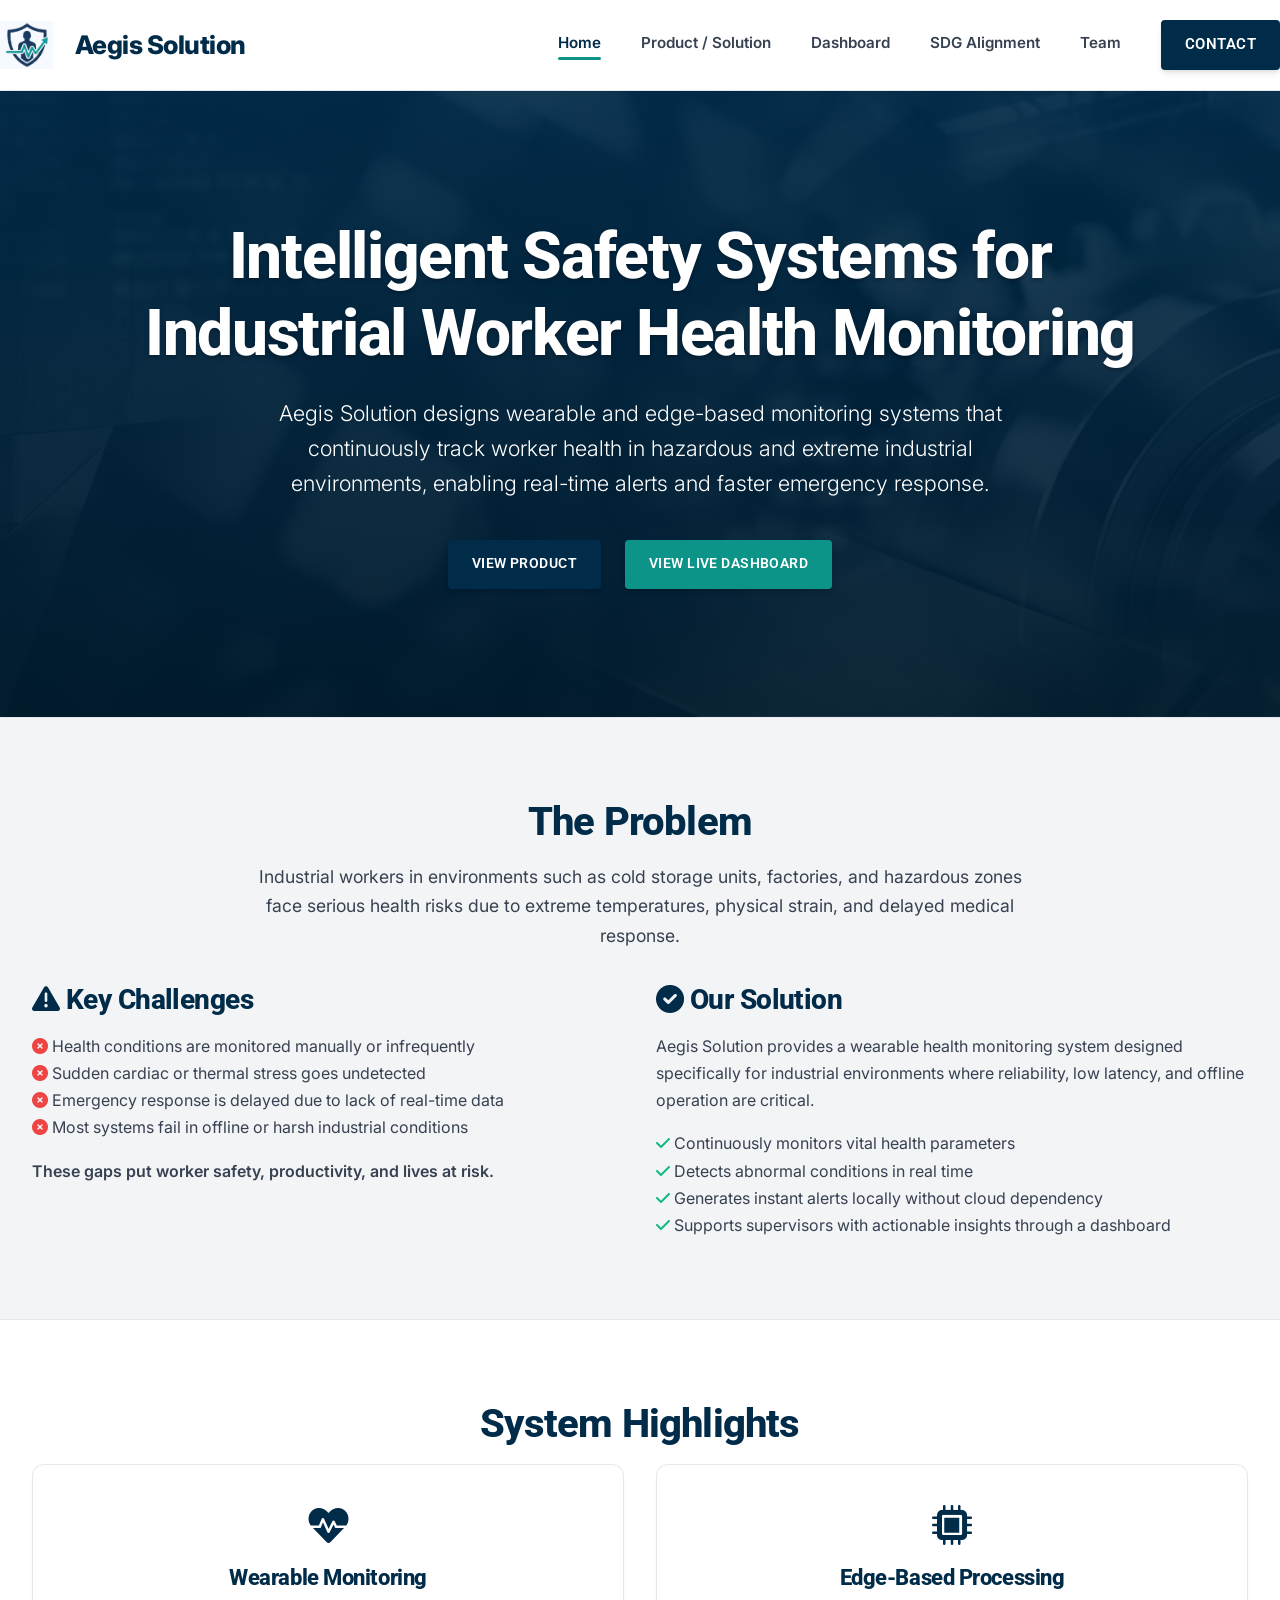
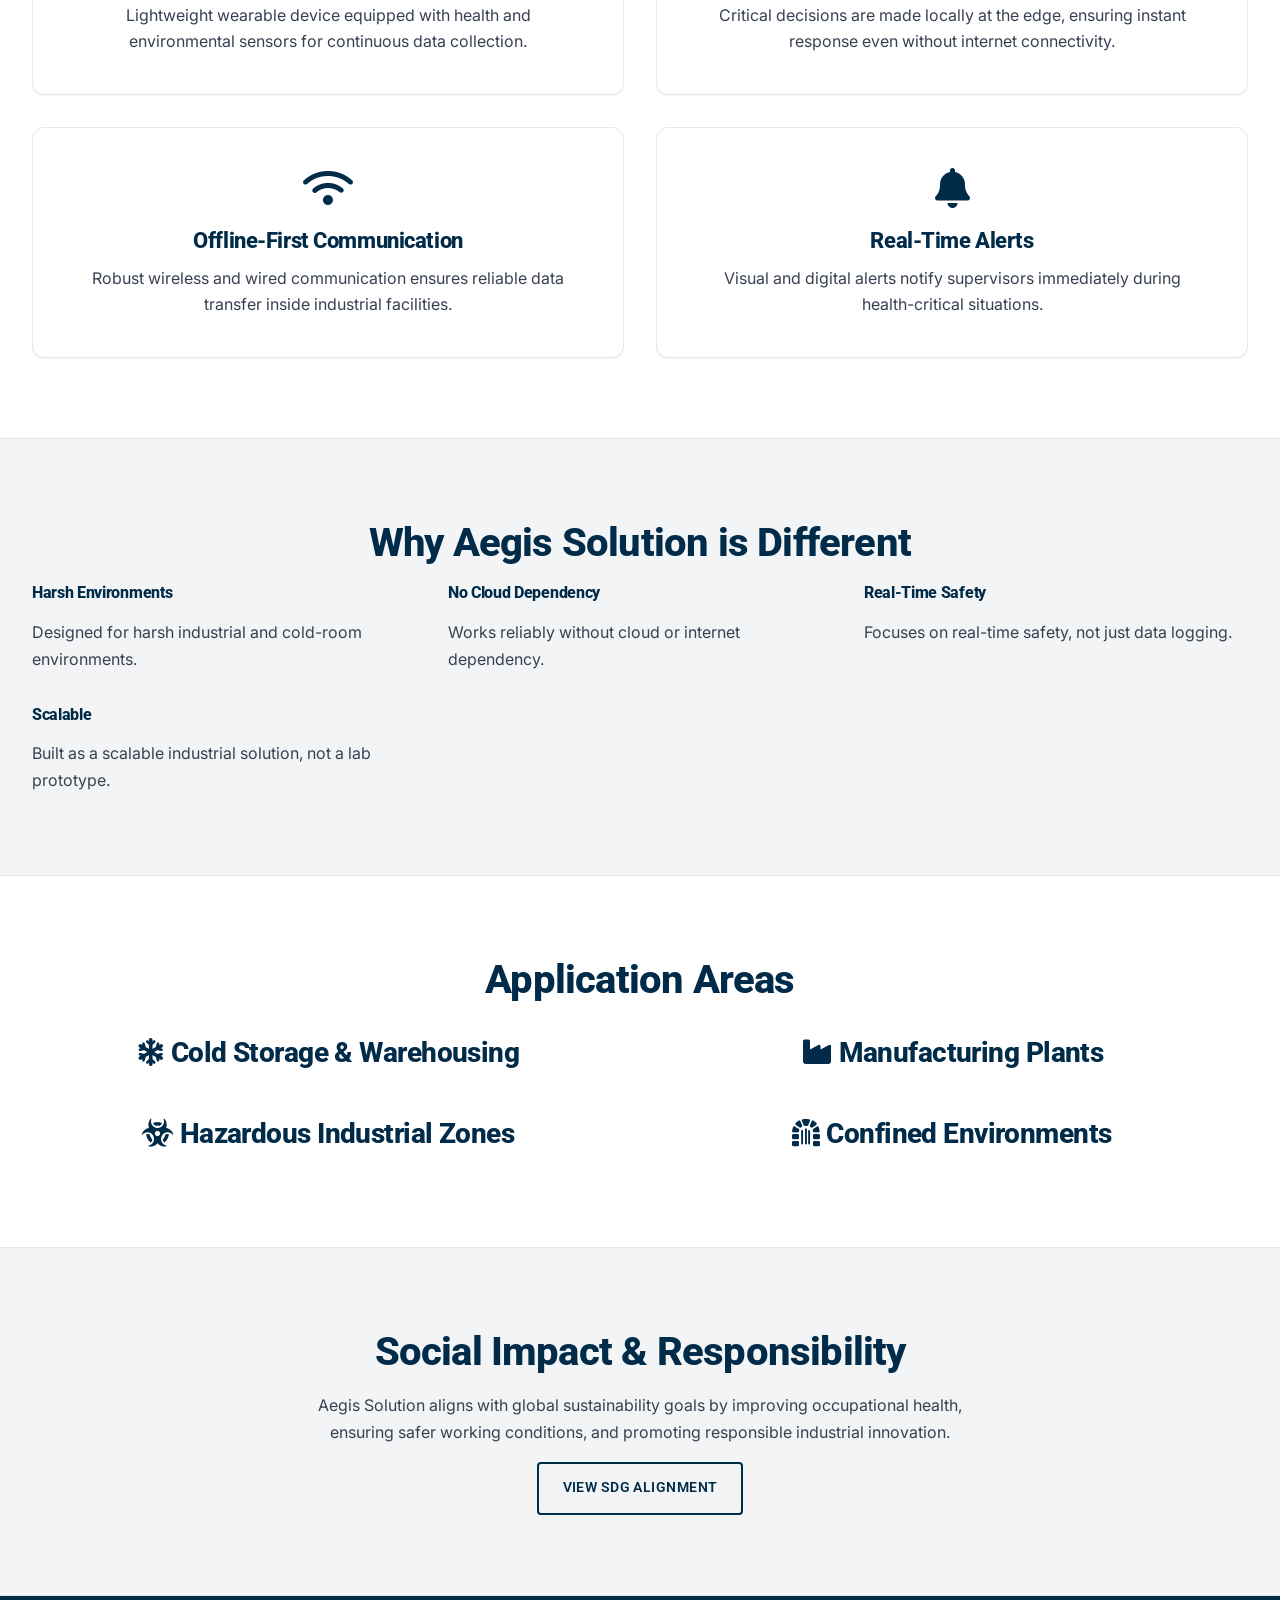
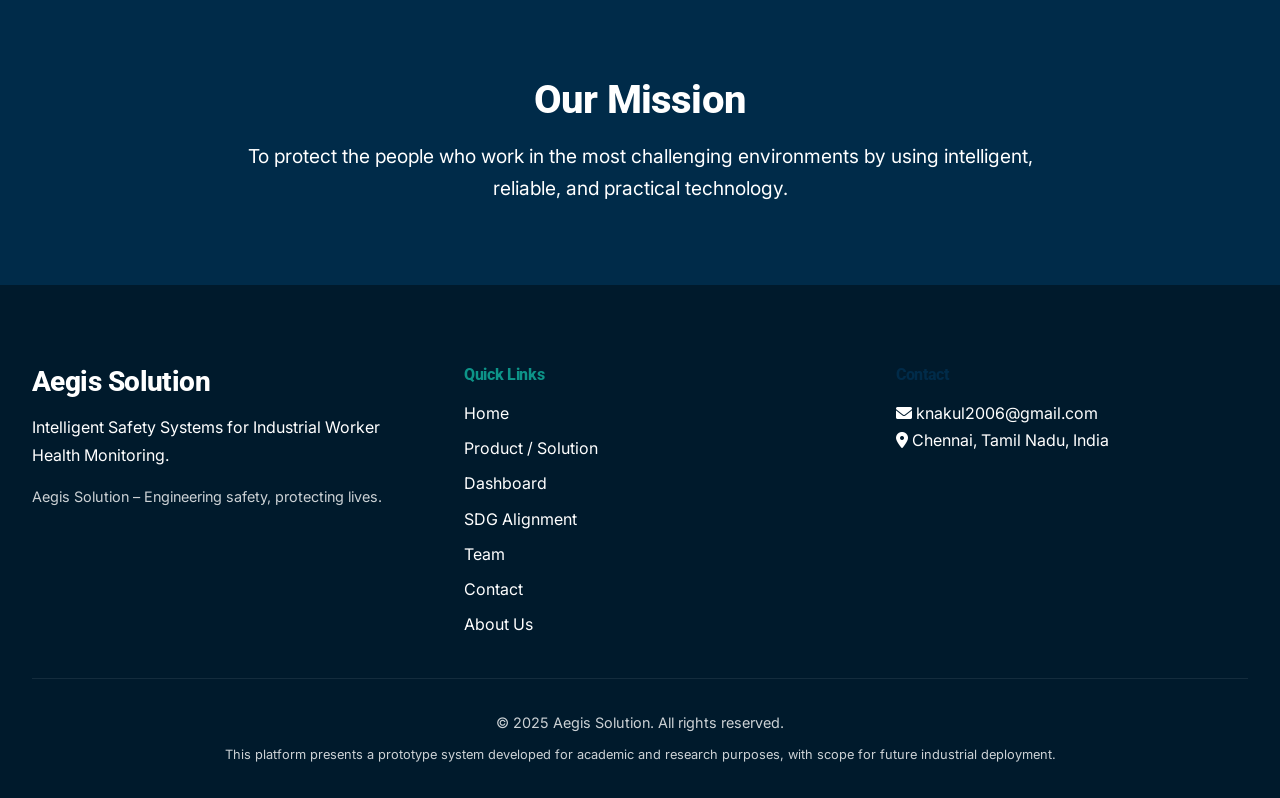
<file: index.html>
<!DOCTYPE html>
<html lang="en">

<head>
    <meta charset="UTF-8">
    <meta name="viewport" content="width=device-width, initial-scale=1.0">
    <title>Aegis Solution | Intelligent Safety Systems</title>
    <link rel="stylesheet" href="css/variables.css">
    <link rel="stylesheet" href="css/style.css">
    <link rel="preconnect" href="https://fonts.googleapis.com">
    <link rel="preconnect" href="https://fonts.gstatic.com" crossorigin>
    <link
        href="https://fonts.googleapis.com/css2?family=Inter:wght@400;500;600&family=Roboto:wght@500;700;900&display=swap"
        rel="stylesheet">
    <!-- Font Awesome for Icons -->
    <link rel="stylesheet" href="https://cdnjs.cloudflare.com/ajax/libs/font-awesome/6.0.0/css/all.min.css">
</head>

<body>

    <!-- Header -->
    <header>
        <div class="container navbar">
            <a href="index.html" class="logo">
                <img src="assets/images/aegis-logo-new.png" alt="Aegis Solution" style="height: 48px; width: auto;">
                <span style="margin-left: 0.75rem; color: var(--primary-color);">Aegis Solution</span>
            </a>
            <button class="mobile-menu-btn"><i class="fas fa-bars"></i></button>
            <nav class="nav-links">
                <a href="index.html" class="active">Home</a>
                <a href="product.html">Product / Solution</a>
                <a href="dashboard.html">Dashboard</a>
                <a href="sdg.html">SDG Alignment</a>
                <a href="team.html">Team</a>
                <a href="contact.html" class="btn btn-primary">Contact</a>
            </nav>
        </div>
    </header>

    <!-- Hero Section -->
    <section class="hero">
        <div class="container">
            <h1>Intelligent Safety Systems for Industrial Worker Health Monitoring</h1>
            <p>Aegis Solution designs wearable and edge-based monitoring systems that continuously track worker health
                in hazardous and extreme industrial environments, enabling real-time alerts and faster emergency
                response.</p>
            <div class="hero-buttons">
                <a href="product.html" class="btn btn-primary">View Product</a>
                <a href="dashboard.html" class="btn btn-accent">View Live Dashboard</a>
            </div>
        </div>
    </section>

    <!-- Problem Statement -->
    <section class="section bg-light">
        <div class="container">
            <div class="text-center" style="max-width: 800px; margin: 0 auto;">
                <h2>The Problem</h2>
                <p class="lead" style="font-size: 1.1rem; margin-bottom: var(--spacing-lg);">Industrial workers in
                    environments such as cold storage units, factories, and hazardous zones face serious health risks
                    due to extreme temperatures, physical strain, and delayed medical response.</p>
            </div>
            <div class="grid grid-2">
                <div class="card">
                    <h3><i class="fas fa-exclamation-triangle feature-icon"></i> Key Challenges</h3>
                    <ul>
                        <li><i class="fas fa-times-circle" style="color: var(--danger-color);"></i> Health conditions
                            are monitored manually or infrequently</li>
                        <li><i class="fas fa-times-circle" style="color: var(--danger-color);"></i> Sudden cardiac or
                            thermal stress goes undetected</li>
                        <li><i class="fas fa-times-circle" style="color: var(--danger-color);"></i> Emergency response
                            is delayed due to lack of real-time data</li>
                        <li><i class="fas fa-times-circle" style="color: var(--danger-color);"></i> Most systems fail in
                            offline or harsh industrial conditions</li>
                    </ul>
                    <p style="margin-top: var(--spacing-md); font-weight: 600;">These gaps put worker safety,
                        productivity, and lives at risk.</p>
                </div>
                <div class="card" style="border-top-color: var(--primary-color);">
                    <h3><i class="fas fa-check-circle feature-icon"></i> Our Solution</h3>
                    <p>Aegis Solution provides a wearable health monitoring system designed specifically for industrial
                        environments where reliability, low latency, and offline operation are critical.</p>
                    <ul style="margin-top: var(--spacing-md);">
                        <li><i class="fas fa-check" style="color: var(--success-color);"></i> Continuously monitors
                            vital health parameters</li>
                        <li><i class="fas fa-check" style="color: var(--success-color);"></i> Detects abnormal
                            conditions in real time</li>
                        <li><i class="fas fa-check" style="color: var(--success-color);"></i> Generates instant alerts
                            locally without cloud dependency</li>
                        <li><i class="fas fa-check" style="color: var(--success-color);"></i> Supports supervisors with
                            actionable insights through a dashboard</li>
                    </ul>
                </div>
            </div>
        </div>
    </section>

    <!-- System Highlights -->
    <section class="section">
        <div class="container">
            <h2 class="text-center">System Highlights</h2>
            <div class="grid grid-2">
                <div class="feature-card">
                    <i class="fas fa-heartbeat feature-icon"></i>
                    <h3>Wearable Monitoring</h3>
                    <p>Lightweight wearable device equipped with health and environmental sensors for continuous data
                        collection.</p>
                </div>
                <div class="feature-card">
                    <i class="fas fa-microchip feature-icon"></i>
                    <h3>Edge-Based Processing</h3>
                    <p>Critical decisions are made locally at the edge, ensuring instant response even without internet
                        connectivity.</p>
                </div>
                <div class="feature-card">
                    <i class="fas fa-wifi feature-icon"></i>
                    <h3>Offline-First Communication</h3>
                    <p>Robust wireless and wired communication ensures reliable data transfer inside industrial
                        facilities.</p>
                </div>
                <div class="feature-card">
                    <i class="fas fa-bell feature-icon"></i>
                    <h3>Real-Time Alerts</h3>
                    <p>Visual and digital alerts notify supervisors immediately during health-critical situations.</p>
                </div>
            </div>
        </div>
    </section>

    <!-- Why Aegis -->
    <section class="section bg-light">
        <div class="container">
            <h2 class="text-center">Why Aegis Solution is Different</h2>
            <div class="grid grid-3">
                <div class="card">
                    <h4>Harsh Environments</h4>
                    <p>Designed for harsh industrial and cold-room environments.</p>
                </div>
                <div class="card">
                    <h4>No Cloud Dependency</h4>
                    <p>Works reliably without cloud or internet dependency.</p>
                </div>
                <div class="card">
                    <h4>Real-Time Safety</h4>
                    <p>Focuses on real-time safety, not just data logging.</p>
                </div>
                <div class="card">
                    <h4>Scalable</h4>
                    <p>Built as a scalable industrial solution, not a lab prototype.</p>
                </div>
            </div>
        </div>
    </section>

    <!-- Application Areas -->
    <section class="section">
        <div class="container text-center">
            <h2>Application Areas</h2>
            <div class="grid grid-2" style="margin-top: var(--spacing-lg);">
                <div class="card">
                    <h3><i class="fas fa-snowflake"></i> Cold Storage & Warehousing</h3>
                </div>
                <div class="card">
                    <h3><i class="fas fa-industry"></i> Manufacturing Plants</h3>
                </div>
                <div class="card">
                    <h3><i class="fas fa-biohazard"></i> Hazardous Industrial Zones</h3>
                </div>
                <div class="card">
                    <h3><i class="fas fa-dungeon"></i> Confined Environments</h3>
                </div>
            </div>
        </div>
    </section>

    <!-- SDG Teaser -->
    <section class="section bg-light text-center">
        <div class="container">
            <h2>Social Impact & Responsibility</h2>
            <p style="max-width: 700px; margin: 0 auto var(--spacing-md);">Aegis Solution aligns with global
                sustainability goals by improving occupational health, ensuring safer working conditions, and promoting
                responsible industrial innovation.</p>
            <a href="sdg.html" class="btn btn-outline">View SDG Alignment</a>
        </div>
    </section>

    <!-- Closing -->
    <section class="section text-center" style="background-color: var(--primary-color); color: white;">
        <div class="container">
            <h2 style="color: white;">Our Mission</h2>
            <p style="font-size: 1.2rem; max-width: 800px; margin: 0 auto;">To protect the people who work in the most
                challenging environments by using intelligent, reliable, and practical technology.</p>
        </div>
    </section>

    <!-- Footer -->
    <footer>
        <div class="container">
            <div class="footer-content">
                <div class="footer-brand">
                    <h3 style="color: white;">Aegis Solution</h3>
                    <p>Intelligent Safety Systems for Industrial Worker Health Monitoring.</p>
                    <p style="font-size: 0.9rem; opacity: 0.8; margin-top: 1rem;">Aegis Solution – Engineering safety,
                        protecting lives.</p>
                </div>
                <div class="footer-links">
                    <h4>Quick Links</h4>
                    <ul>
                        <li><a href="index.html">Home</a></li>
                        <li><a href="product.html">Product / Solution</a></li>
                        <li><a href="dashboard.html">Dashboard</a></li>
                        <li><a href="sdg.html">SDG Alignment</a></li>
                        <li><a href="team.html">Team</a></li>
                        <li><a href="contact.html">Contact</a></li>
                        <li><a href="about.html">About Us</a></li>
                    </ul>
                </div>
                <div class="footer-contact">
                    <h4>Contact</h4>
                    <p><i class="fas fa-envelope"></i> knakul2006@gmail.com</p>
                    <p><i class="fas fa-map-marker-alt"></i> Chennai, Tamil Nadu, India</p>
                </div>
            </div>
            <div class="copyright">
                <p>&copy; 2025 Aegis Solution. All rights reserved.</p>
                <p style="font-size: 0.8rem; margin-top: 0.5rem;">This platform presents a prototype system developed
                    for academic and research purposes, with scope for future industrial deployment.</p>
            </div>
        </div>
    </footer>

    <script src="js/main.js"></script>
</body>

</html>
</file>
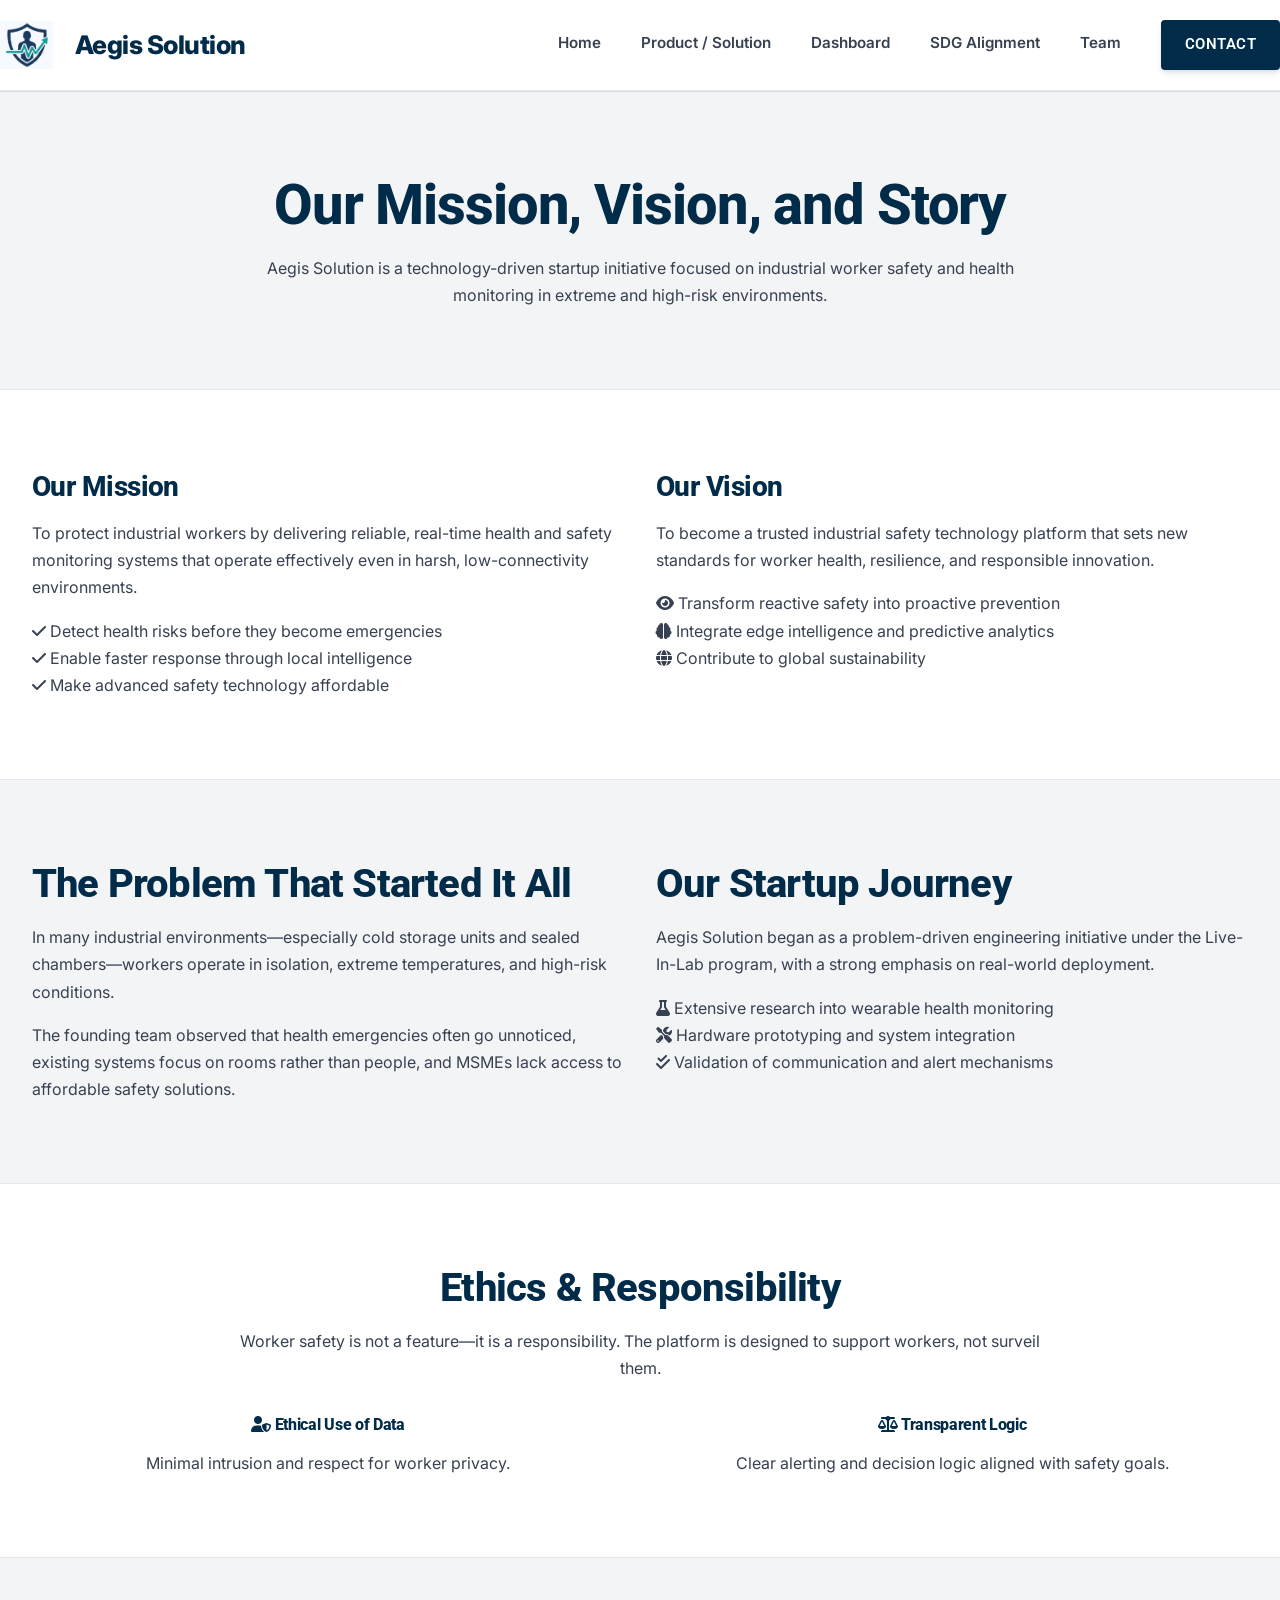
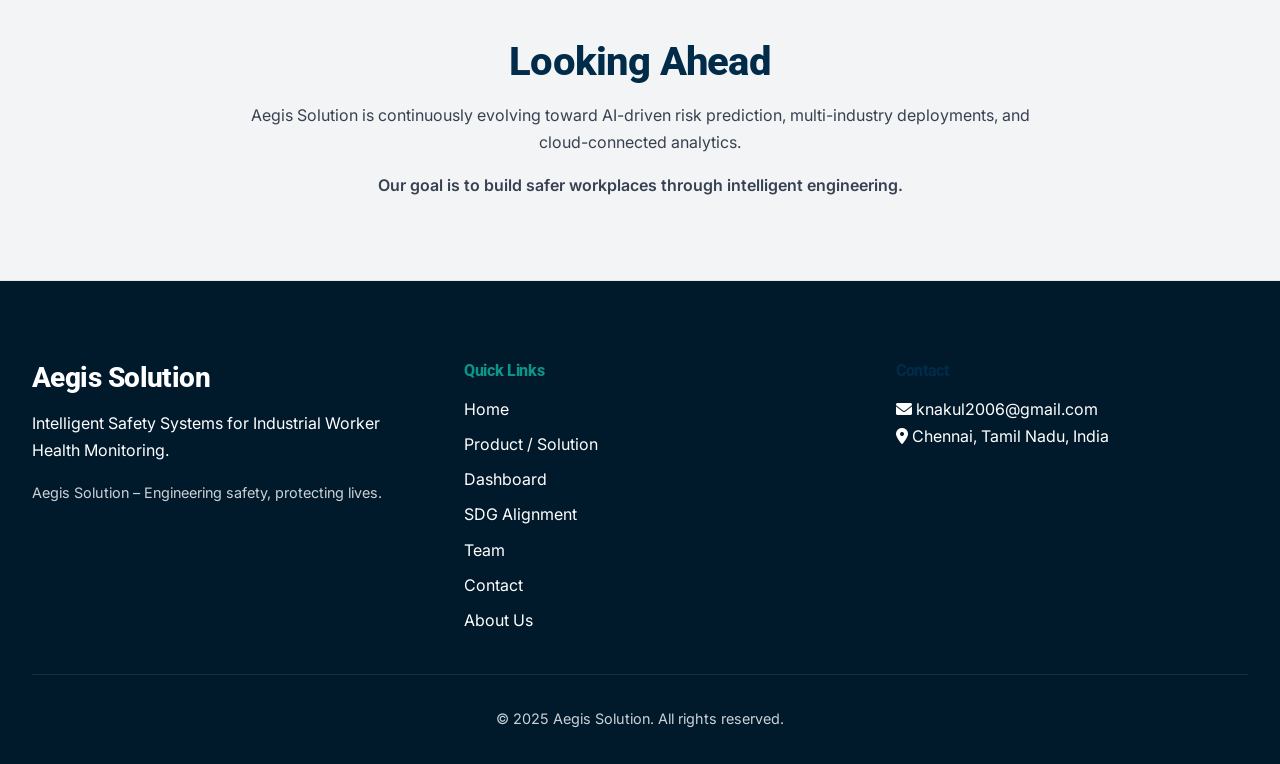
<file: about.html>
<!DOCTYPE html>
<html lang="en">

<head>
    <meta charset="UTF-8">
    <meta name="viewport" content="width=device-width, initial-scale=1.0">
    <title>About Us | Aegis Solution</title>
    <link rel="stylesheet" href="css/variables.css">
    <link rel="stylesheet" href="css/style.css">
    <link rel="preconnect" href="https://fonts.googleapis.com">
    <link rel="preconnect" href="https://fonts.gstatic.com" crossorigin>
    <link
        href="https://fonts.googleapis.com/css2?family=Inter:wght@400;500;600&family=Roboto:wght@500;700;900&display=swap"
        rel="stylesheet">
    <link rel="stylesheet" href="https://cdnjs.cloudflare.com/ajax/libs/font-awesome/6.0.0/css/all.min.css">
</head>

<body>

    <!-- Header -->
    <header>
        <div class="container navbar">
            <a href="index.html" class="logo">
                <img src="assets/images/aegis-logo-new.png" alt="Aegis Solution" style="height: 48px; width: auto;">
                <span style="margin-left: 0.75rem; color: var(--primary-color);">Aegis Solution</span>
            </a>
            <button class="mobile-menu-btn"><i class="fas fa-bars"></i></button>
            <nav class="nav-links">
                <a href="index.html">Home</a>
                <a href="product.html">Product / Solution</a>
                <a href="dashboard.html">Dashboard</a>
                <a href="sdg.html">SDG Alignment</a>
                <a href="team.html">Team</a>
                <a href="contact.html" class="btn btn-primary">Contact</a>
            </nav>
        </div>
    </header>

    <!-- About Hero -->
    <section class="section bg-light text-center">
        <div class="container">
            <h1>Our Mission, Vision, and Story</h1>
            <p class="lead" style="max-width: 800px; margin: 0 auto;">Aegis Solution is a technology-driven startup
                initiative focused on industrial worker safety and health monitoring in extreme and high-risk
                environments.</p>
        </div>
    </section>

    <!-- Mission & Vision -->
    <section class="section">
        <div class="container">
            <div class="grid grid-2">
                <div class="card" style="border-top-color: var(--primary-color);">
                    <h3>Our Mission</h3>
                    <p>To protect industrial workers by delivering reliable, real-time health and safety monitoring
                        systems that operate effectively even in harsh, low-connectivity environments.</p>
                    <ul style="margin-top: 1rem;">
                        <li><i class="fas fa-check"></i> Detect health risks before they become emergencies</li>
                        <li><i class="fas fa-check"></i> Enable faster response through local intelligence</li>
                        <li><i class="fas fa-check"></i> Make advanced safety technology affordable</li>
                    </ul>
                </div>
                <div class="card" style="border-top-color: var(--accent-color);">
                    <h3>Our Vision</h3>
                    <p>To become a trusted industrial safety technology platform that sets new standards for worker
                        health, resilience, and responsible innovation.</p>
                    <ul style="margin-top: 1rem;">
                        <li><i class="fas fa-eye"></i> Transform reactive safety into proactive prevention</li>
                        <li><i class="fas fa-brain"></i> Integrate edge intelligence and predictive analytics</li>
                        <li><i class="fas fa-globe"></i> Contribute to global sustainability</li>
                    </ul>
                </div>
            </div>
        </div>
    </section>

    <!-- Story & Journey -->
    <section class="section bg-light">
        <div class="container">
            <div class="grid grid-2">
                <div>
                    <h2>The Problem That Started It All</h2>
                    <p>In many industrial environments—especially cold storage units and sealed chambers—workers operate
                        in isolation, extreme temperatures, and high-risk conditions.</p>
                    <p style="margin-top: 1rem;">The founding team observed that health emergencies often go unnoticed,
                        existing systems focus on rooms rather than people, and MSMEs lack access to affordable safety
                        solutions.</p>
                </div>
                <div>
                    <h2>Our Startup Journey</h2>
                    <p>Aegis Solution began as a problem-driven engineering initiative under the Live-In-Lab program,
                        with a strong emphasis on real-world deployment.</p>
                    <ul style="margin-top: 1rem;">
                        <li><i class="fas fa-flask"></i> Extensive research into wearable health monitoring</li>
                        <li><i class="fas fa-tools"></i> Hardware prototyping and system integration</li>
                        <li><i class="fas fa-check-double"></i> Validation of communication and alert mechanisms</li>
                    </ul>
                </div>
            </div>
        </div>
    </section>

    <!-- Values & Ethics -->
    <section class="section">
        <div class="container text-center">
            <h2>Ethics & Responsibility</h2>
            <p style="max-width: 800px; margin: 0 auto var(--spacing-lg);">Worker safety is not a feature—it is a
                responsibility. The platform is designed to support workers, not surveil them.</p>
            <div class="grid grid-2">
                <div class="card">
                    <h4><i class="fas fa-user-shield"></i> Ethical Use of Data</h4>
                    <p>Minimal intrusion and respect for worker privacy.</p>
                </div>
                <div class="card">
                    <h4><i class="fas fa-balance-scale"></i> Transparent Logic</h4>
                    <p>Clear alerting and decision logic aligned with safety goals.</p>
                </div>
            </div>
        </div>
    </section>

    <!-- Looking Ahead -->
    <section class="section bg-light text-center">
        <div class="container">
            <h2>Looking Ahead</h2>
            <p style="max-width: 800px; margin: 0 auto;">Aegis Solution is continuously evolving toward AI-driven risk
                prediction, multi-industry deployments, and cloud-connected analytics.</p>
            <p style="margin-top: var(--spacing-md); font-weight: 600;">Our goal is to build safer workplaces through
                intelligent engineering.</p>
        </div>
    </section>

    <!-- Footer -->
    <footer>
        <div class="container">
            <div class="footer-content">
                <div class="footer-brand">
                    <h3 style="color: white;">Aegis Solution</h3>
                    <p>Intelligent Safety Systems for Industrial Worker Health Monitoring.</p>
                    <p style="font-size: 0.9rem; opacity: 0.8; margin-top: 1rem;">Aegis Solution – Engineering safety,
                        protecting lives.</p>
                </div>
                <div class="footer-links">
                    <h4>Quick Links</h4>
                    <ul>
                        <li><a href="index.html">Home</a></li>
                        <li><a href="product.html">Product / Solution</a></li>
                        <li><a href="dashboard.html">Dashboard</a></li>
                        <li><a href="sdg.html">SDG Alignment</a></li>
                        <li><a href="team.html">Team</a></li>
                        <li><a href="contact.html">Contact</a></li>
                        <li><a href="about.html">About Us</a></li>
                    </ul>
                </div>
                <div class="footer-contact">
                    <h4>Contact</h4>
                    <p><i class="fas fa-envelope"></i> knakul2006@gmail.com</p>
                    <p><i class="fas fa-map-marker-alt"></i> Chennai, Tamil Nadu, India</p>
                </div>
            </div>
            <div class="copyright">
                <p>&copy; 2025 Aegis Solution. All rights reserved.</p>
            </div>
        </div>
    </footer>

    <script src="js/main.js"></script>
</body>

</html>
</file>
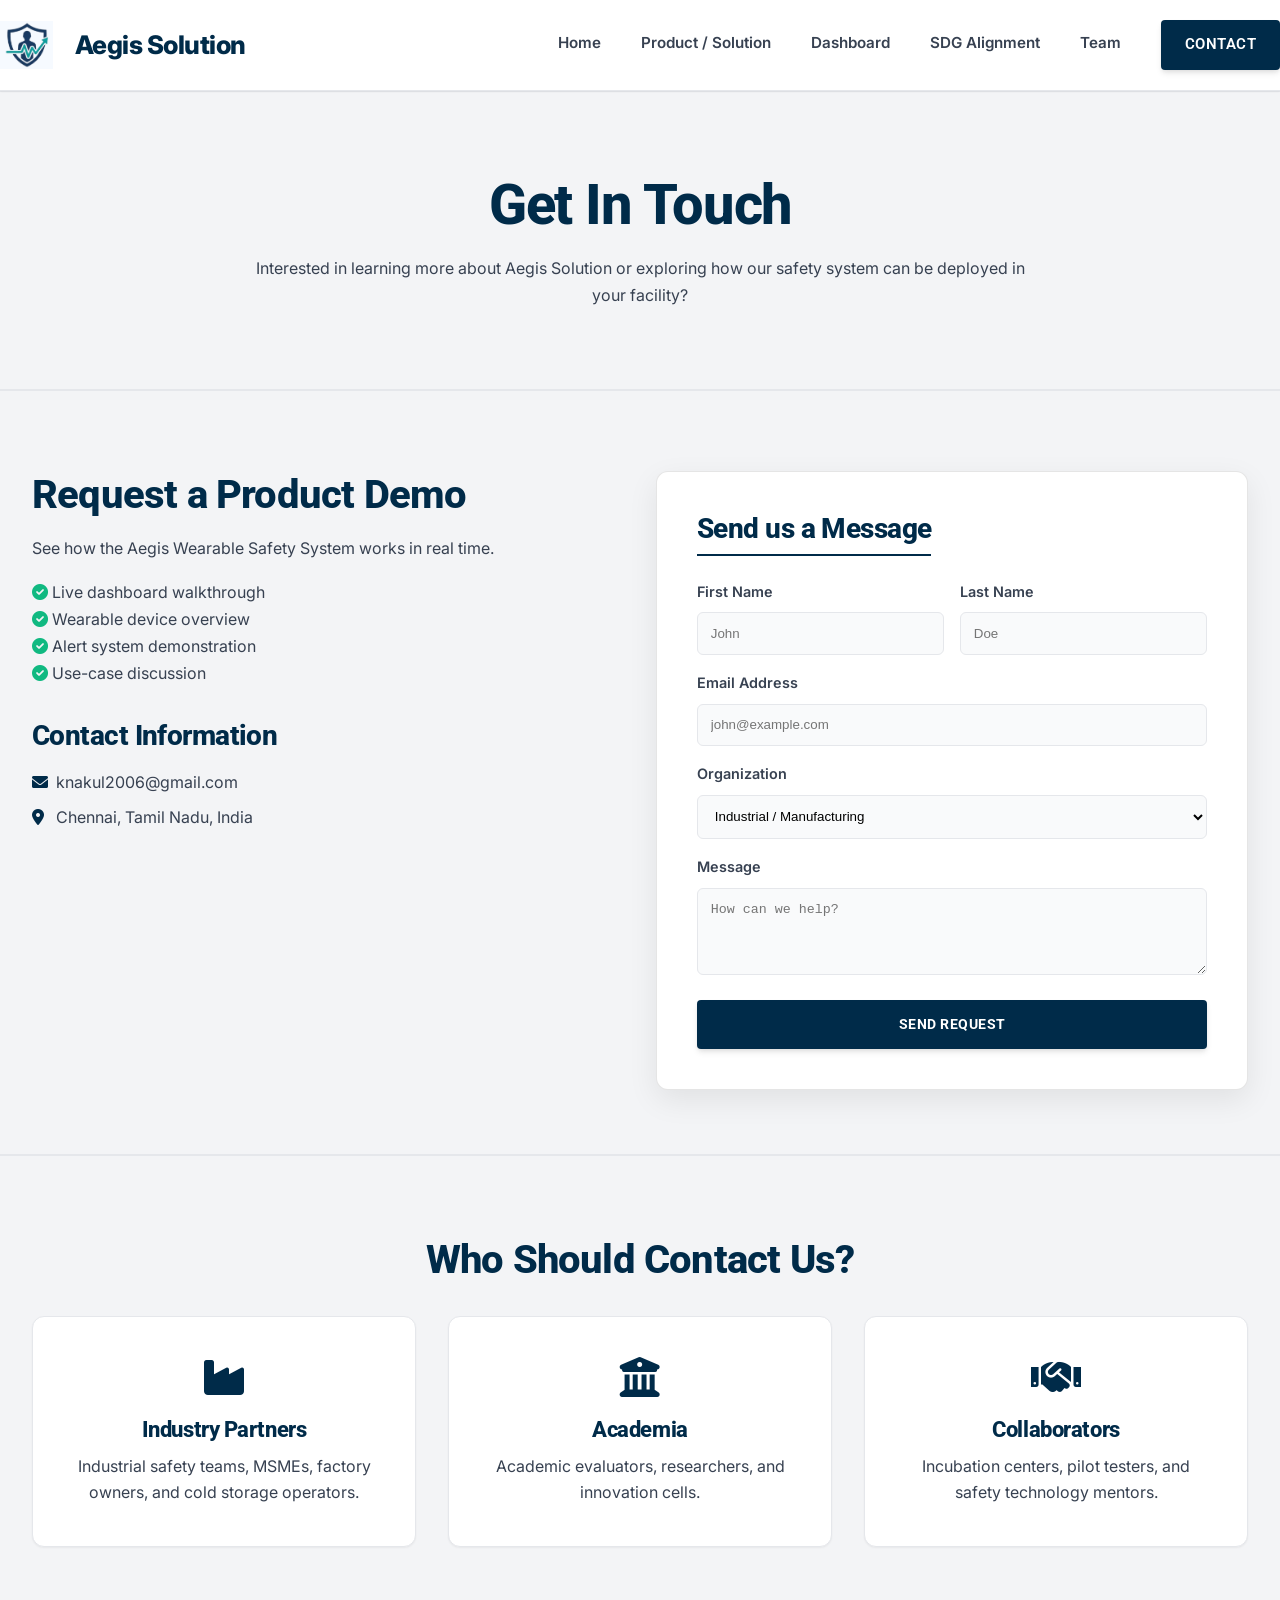
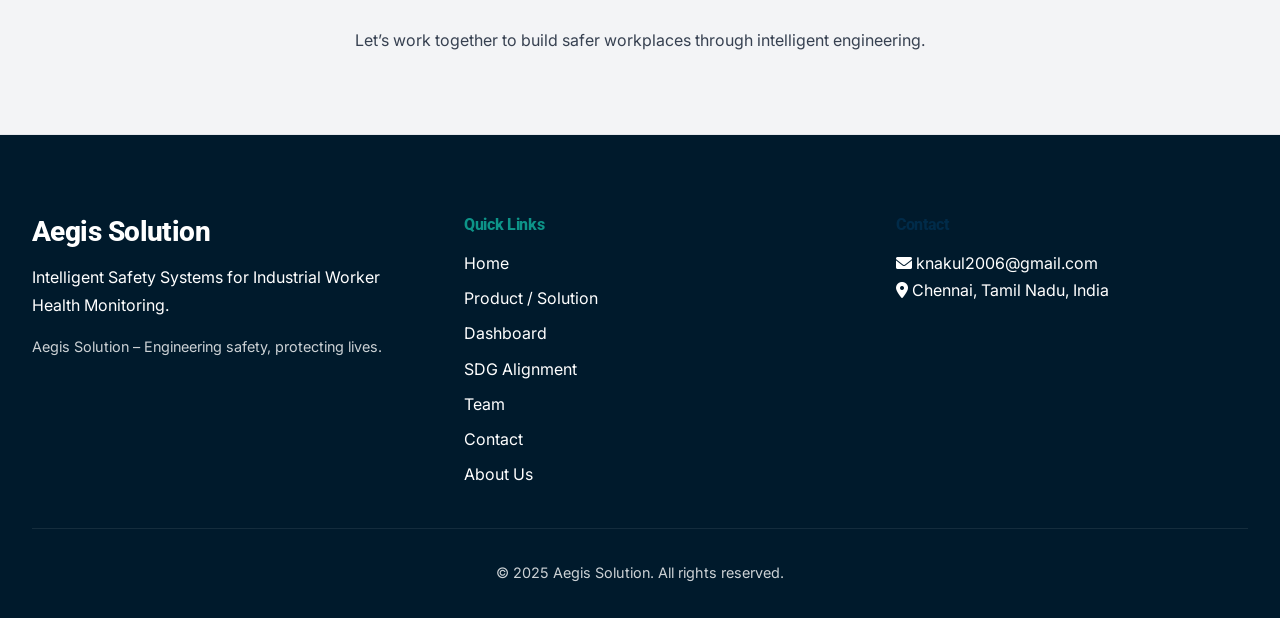
<file: contact.html>
<!DOCTYPE html>
<html lang="en">

<head>
    <meta charset="UTF-8">
    <meta name="viewport" content="width=device-width, initial-scale=1.0">
    <title>Contact & Demo | Aegis Solution</title>
    <link rel="stylesheet" href="css/variables.css">
    <link rel="stylesheet" href="css/style.css">
    <link rel="preconnect" href="https://fonts.googleapis.com">
    <link rel="preconnect" href="https://fonts.gstatic.com" crossorigin>
    <link
        href="https://fonts.googleapis.com/css2?family=Inter:wght@400;500;600&family=Roboto:wght@500;700;900&display=swap"
        rel="stylesheet">
    <link rel="stylesheet" href="https://cdnjs.cloudflare.com/ajax/libs/font-awesome/6.0.0/css/all.min.css">
</head>

<body>

    <!-- Header -->
    <header>
        <div class="container navbar">
            <a href="index.html" class="logo">
                <img src="assets/images/aegis-logo-new.png" alt="Aegis Solution" style="height: 48px; width: auto;">
                <span style="margin-left: 0.75rem; color: var(--primary-color);">Aegis Solution</span>
            </a>
            <button class="mobile-menu-btn"><i class="fas fa-bars"></i></button>
            <nav class="nav-links">
                <a href="index.html">Home</a>
                <a href="product.html">Product / Solution</a>
                <a href="dashboard.html">Dashboard</a>
                <a href="sdg.html">SDG Alignment</a>
                <a href="team.html">Team</a>
                <a href="contact.html" class="active btn btn-primary">Contact</a>
            </nav>
        </div>
    </header>

    <!-- Contact Hero -->
    <section class="section bg-light text-center">
        <div class="container">
            <h1>Get In Touch</h1>
            <p class="lead" style="max-width: 800px; margin: 0 auto;">Interested in learning more about Aegis Solution
                or exploring how our safety system can be deployed in your facility?</p>
        </div>
    </section>

    <!-- Contact Content -->
    <section class="section bg-light" style="padding-top: var(--spacing-xl); padding-bottom: 4rem;">
        <div class="container">
            <div class="grid grid-2" style="align-items: start;">
                <!-- Contact Info & Demo -->
                <div>
                    <h2>Request a Product Demo</h2>
                    <p>See how the Aegis Wearable Safety System works in real time.</p>
                    <ul style="margin-top: 1rem; margin-bottom: 2rem;">
                        <li><i class="fas fa-check-circle" style="color: var(--success-color);"></i> Live dashboard
                            walkthrough</li>
                        <li><i class="fas fa-check-circle" style="color: var(--success-color);"></i> Wearable device
                            overview</li>
                        <li><i class="fas fa-check-circle" style="color: var(--success-color);"></i> Alert system
                            demonstration</li>
                        <li><i class="fas fa-check-circle" style="color: var(--success-color);"></i> Use-case discussion
                        </li>
                    </ul>

                    <h3>Contact Information</h3>
                    <p style="margin-bottom: 0.5rem;"><i class="fas fa-envelope"
                            style="color: var(--primary-color); width: 20px;"></i> knakul2006@gmail.com</p>
                    <p><i class="fas fa-map-marker-alt" style="color: var(--primary-color); width: 20px;"></i> Chennai,
                        Tamil Nadu, India</p>
                </div>

                <!-- Form (Mockup) -->
                <!-- Form (Expert Style) -->
                <div class="card"
                    style="box-shadow: 0 10px 30px rgba(0,0,0,0.08); border: 1px solid rgba(0,0,0,0.1); padding: 2.5rem; background: white; border-radius: 12px;">
                    <h3
                        style="margin-bottom: 1.5rem; text-align: center; border-bottom: 2px solid var(--primary-color); padding-bottom: 0.5rem; display: inline-block;">
                        Send us a Message</h3>
                    <form onsubmit="handleContactSubmit(event)" style="display: grid; gap: 1rem;">
                        <div style="display: grid; grid-template-columns: 1fr 1fr; gap: 1rem;">
                            <div>
                                <label
                                    style="display: block; margin-bottom: 0.5rem; font-weight: 600; font-size: 0.9rem;">First
                                    Name</label>
                                <input type="text" id="firstName" placeholder="John" required
                                    style="width: 100%; padding: 0.8rem; border: 1px solid var(--border-color); border-radius: 6px; background: #f9fafb;">
                            </div>
                            <div>
                                <label
                                    style="display: block; margin-bottom: 0.5rem; font-weight: 600; font-size: 0.9rem;">Last
                                    Name</label>
                                <input type="text" id="lastName" placeholder="Doe"
                                    style="width: 100%; padding: 0.8rem; border: 1px solid var(--border-color); border-radius: 6px; background: #f9fafb;">
                            </div>
                        </div>

                        <div>
                            <label
                                style="display: block; margin-bottom: 0.5rem; font-weight: 600; font-size: 0.9rem;">Email
                                Address</label>
                            <input type="email" id="email" placeholder="john@example.com" required
                                style="width: 100%; padding: 0.8rem; border: 1px solid var(--border-color); border-radius: 6px; background: #f9fafb;">
                        </div>

                        <div>
                            <label
                                style="display: block; margin-bottom: 0.5rem; font-weight: 600; font-size: 0.9rem;">Organization</label>
                            <select id="organization"
                                style="width: 100%; padding: 0.8rem; border: 1px solid var(--border-color); border-radius: 6px; background: #f9fafb;">
                                <option>Industrial / Manufacturing</option>
                                <option>Cold Storage / Logistics</option>
                                <option>Academic / Research</option>
                                <option>Other</option>
                            </select>
                        </div>

                        <div>
                            <label
                                style="display: block; margin-bottom: 0.5rem; font-weight: 600; font-size: 0.9rem;">Message</label>
                            <textarea id="message" rows="4" placeholder="How can we help?" required
                                style="width: 100%; padding: 0.8rem; border: 1px solid var(--border-color); border-radius: 6px; background: #f9fafb;"></textarea>
                        </div>

                        <button type="submit" class="btn btn-primary"
                            style="width: 100%; padding: 1rem; font-weight: 700; text-transform: uppercase; letter-spacing: 0.5px;">Send
                            Request</button>
                    </form>
                </div>
            </div>
        </div>
    </section>

    <!-- Collaboration -->
    <section class="section bg-light">
        <div class="container">
            <h2 class="text-center">Who Should Contact Us?</h2>
            <div class="grid grid-3" style="margin-top: var(--spacing-lg);">
                <div class="feature-card">
                    <i class="fas fa-industry feature-icon"></i>
                    <h4>Industry Partners</h4>
                    <p>Industrial safety teams, MSMEs, factory owners, and cold storage operators.</p>
                </div>
                <div class="feature-card">
                    <i class="fas fa-university feature-icon"></i>
                    <h4>Academia</h4>
                    <p>Academic evaluators, researchers, and innovation cells.</p>
                </div>
                <div class="feature-card">
                    <i class="fas fa-handshake feature-icon"></i>
                    <h4>Collaborators</h4>
                    <p>Incubation centers, pilot testers, and safety technology mentors.</p>
                </div>
            </div>
            <div class="text-center" style="margin-top: var(--spacing-xl);">
                <p class="lead">Let’s work together to build safer workplaces through intelligent engineering.</p>
            </div>
        </div>
    </section>

    <!-- Footer -->
    <footer>
        <div class="container">
            <div class="footer-content">
                <div class="footer-brand">
                    <h3 style="color: white;">Aegis Solution</h3>
                    <p>Intelligent Safety Systems for Industrial Worker Health Monitoring.</p>
                    <p style="font-size: 0.9rem; opacity: 0.8; margin-top: 1rem;">Aegis Solution – Engineering safety,
                        protecting lives.</p>
                </div>
                <div class="footer-links">
                    <h4>Quick Links</h4>
                    <ul>
                        <li><a href="index.html">Home</a></li>
                        <li><a href="product.html">Product / Solution</a></li>
                        <li><a href="dashboard.html">Dashboard</a></li>
                        <li><a href="sdg.html">SDG Alignment</a></li>
                        <li><a href="team.html">Team</a></li>
                        <li><a href="contact.html">Contact</a></li>
                        <li><a href="about.html">About Us</a></li>
                    </ul>
                </div>
                <div class="footer-contact">
                    <h4>Contact</h4>
                    <p><i class="fas fa-envelope"></i> knakul2006@gmail.com</p>
                    <p><i class="fas fa-map-marker-alt"></i> Chennai, Tamil Nadu, India</p>
                </div>
            </div>
            <div class="copyright">
                <p>&copy; 2025 Aegis Solution. All rights reserved.</p>
            </div>
        </div>
    </footer>

    <script src="js/main.js"></script>
</body>

</html>
</file>
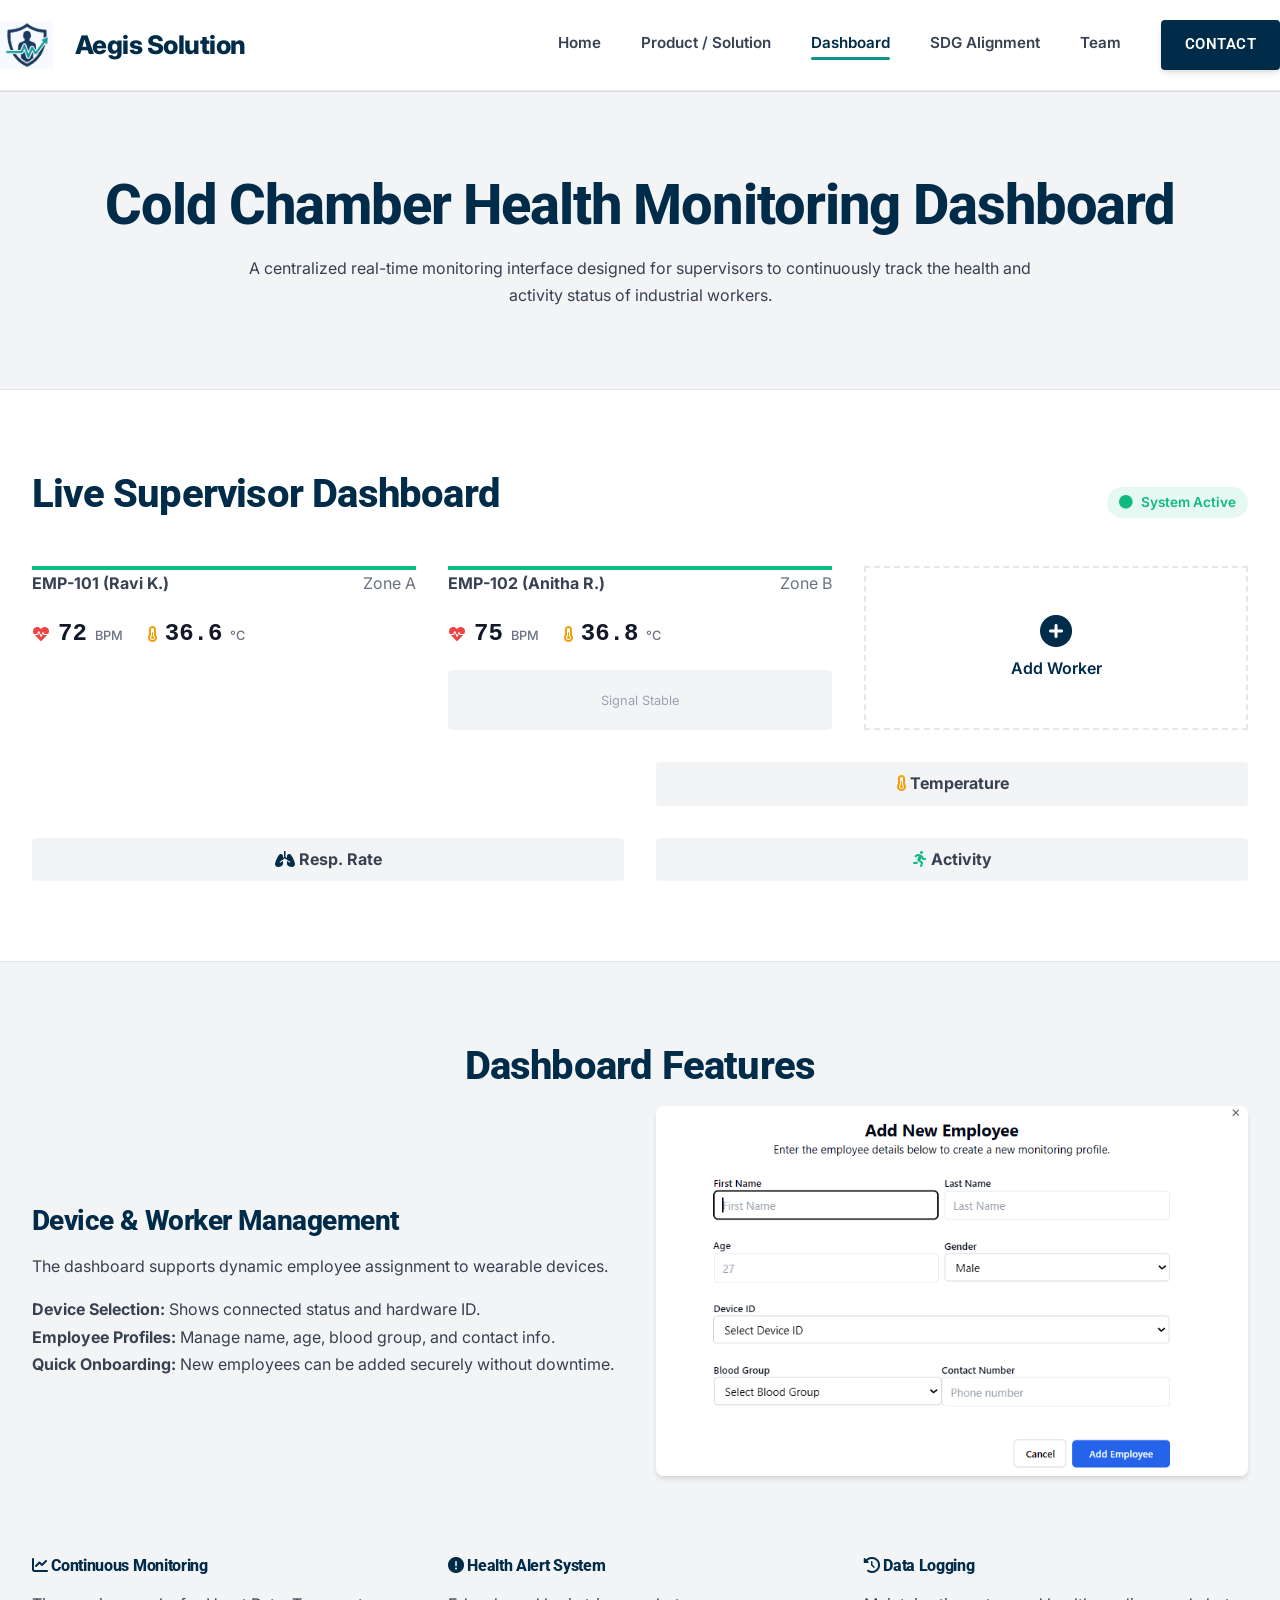
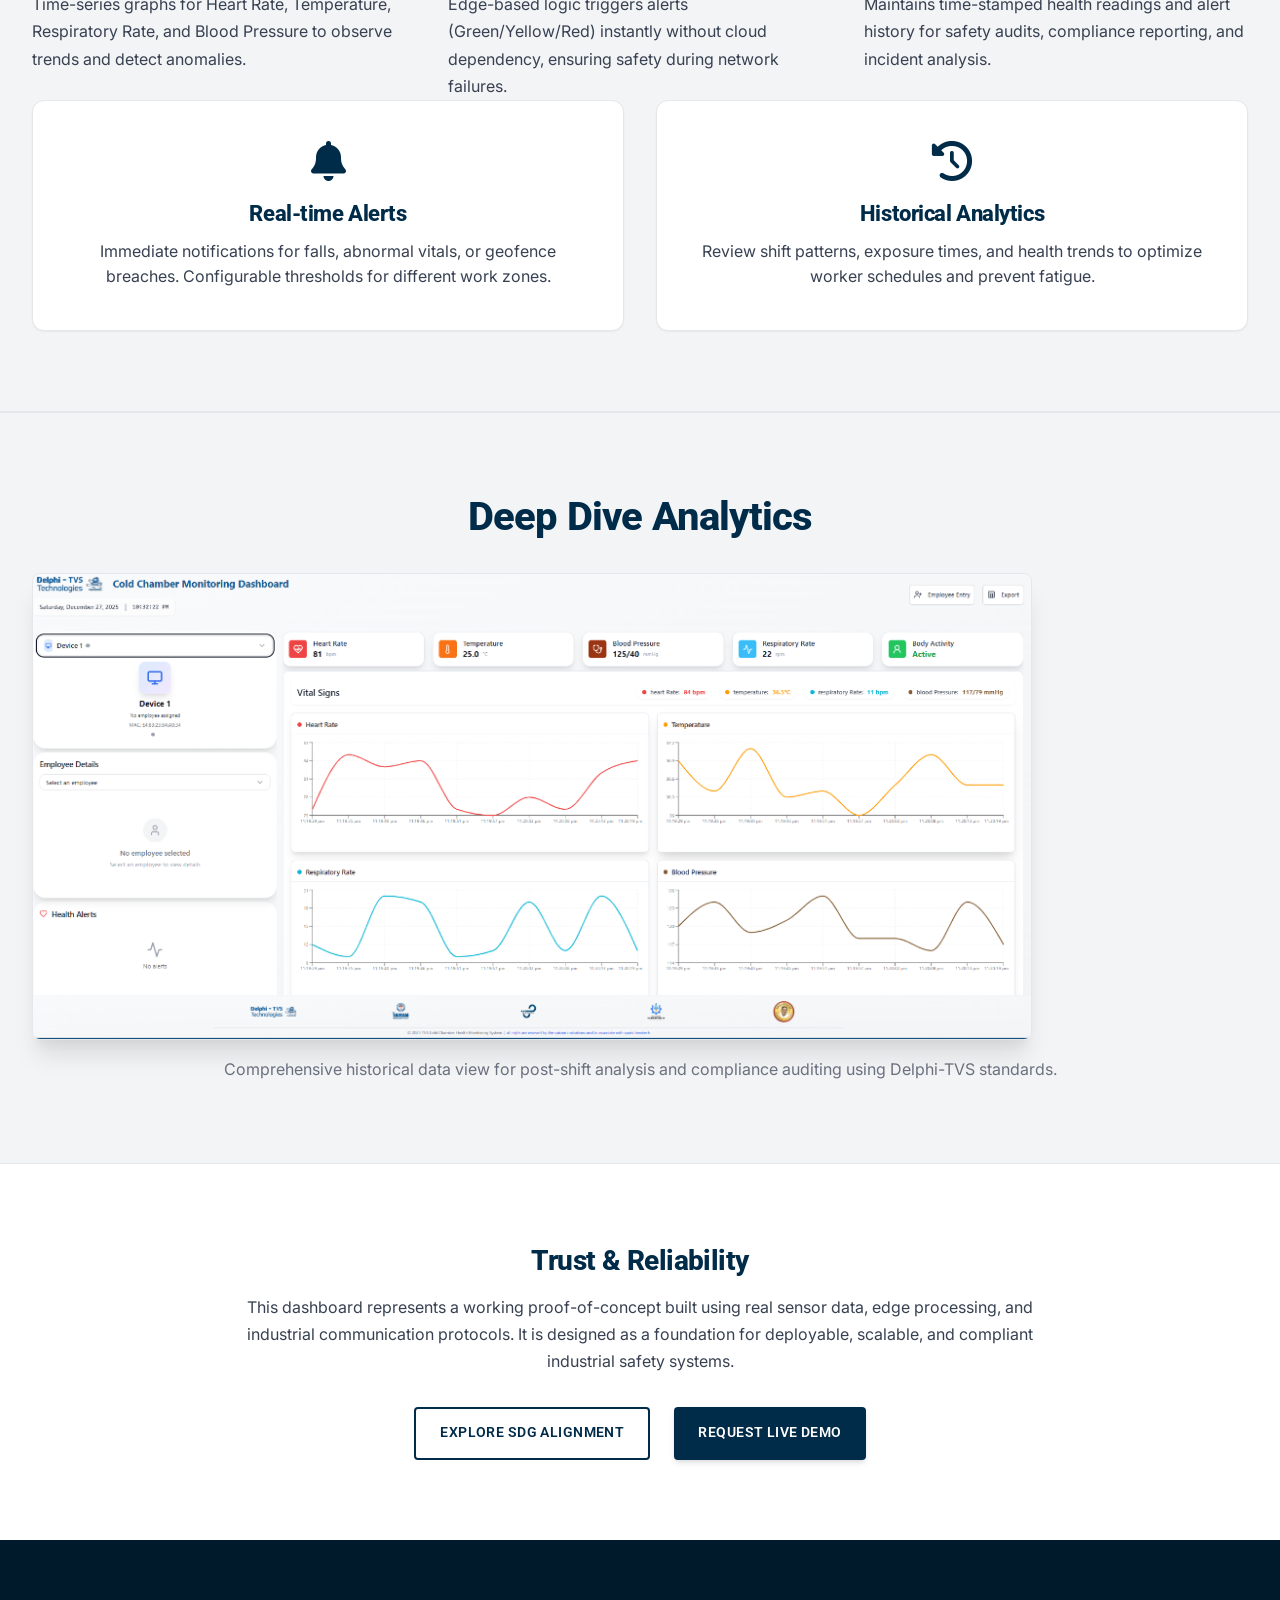
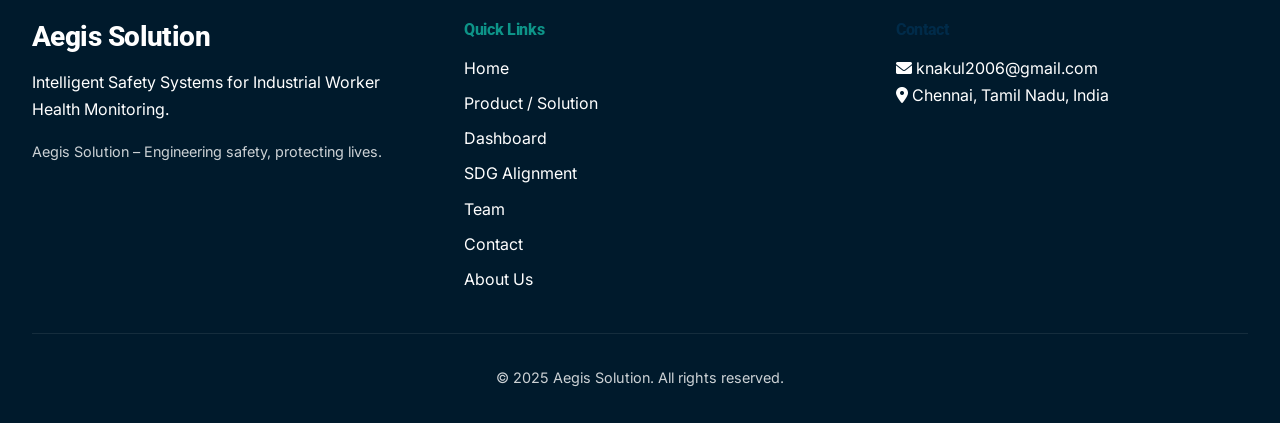
<file: dashboard.html>
<!DOCTYPE html>
<html lang="en">

<head>
    <meta charset="UTF-8">
    <meta name="viewport" content="width=device-width, initial-scale=1.0">
    <title>Dashboard | Aegis Solution</title>
    <link rel="stylesheet" href="css/variables.css">
    <link rel="stylesheet" href="css/style.css">
    <link rel="preconnect" href="https://fonts.googleapis.com">
    <link rel="preconnect" href="https://fonts.gstatic.com" crossorigin>
    <link
        href="https://fonts.googleapis.com/css2?family=Inter:wght@400;500;600&family=Roboto:wght@500;700;900&display=swap"
        rel="stylesheet">
    <link rel="stylesheet" href="https://cdnjs.cloudflare.com/ajax/libs/font-awesome/6.0.0/css/all.min.css">
</head>

<body>

    <!-- Header -->
    <header>
        <div class="container navbar">
            <a href="index.html" class="logo">
                <img src="assets/images/aegis-logo-new.png" alt="Aegis Solution" style="height: 48px; width: auto;">
                <span style="margin-left: 0.75rem; color: var(--primary-color);">Aegis Solution</span>
            </a>
            <button class="mobile-menu-btn"><i class="fas fa-bars"></i></button>
            <nav class="nav-links">
                <a href="index.html">Home</a>
                <a href="product.html">Product / Solution</a>
                <a href="dashboard.html" class="active">Dashboard</a>
                <a href="sdg.html">SDG Alignment</a>
                <a href="team.html">Team</a>
                <a href="contact.html" class="btn btn-primary">Contact</a>
            </nav>
        </div>
    </header>

    <!-- Dashboard Hero -->
    <section class="section bg-light text-center">
        <div class="container">
            <h1>Cold Chamber Health Monitoring Dashboard</h1>
            <p class="lead" style="max-width: 800px; margin: 0 auto;">A centralized real-time monitoring interface
                designed for supervisors to continuously track the health and activity status of industrial workers.</p>
        </div>
    </section>

    <!-- Live Dashboard -->
    <section class="section">
        <div class="container">
            <div
                style="display: flex; justify-content: space-between; align-items: center; margin-bottom: var(--spacing-lg);">
                <h2>Live Supervisor Dashboard</h2>
                <span id="live-status-indicator" class="status-badge status-success">
                    <i class="fas fa-circle"></i> <span id="live-status-text">System Active</span>
                </span>
            </div>

            <!-- Employee Grid -->
            <div class="grid grid-3" style="margin-bottom: var(--spacing-lg);">
                <!-- Active Employee Card -->
                <div class="card" style="border-top: 4px solid var(--success-color);">
                    <div style="display: flex; justify-content: space-between; margin-bottom: 0.5rem;">
                        <span style="font-weight: 700;">EMP-101 (Ravi K.)</span>
                        <span class="text-small" style="color: var(--text-light);">Zone A</span>
                    </div>
                    <div class="metric-row">
                        <div class="metric">
                            <i class="fas fa-heartbeat" style="color: var(--danger-color);"></i>
                            <span class="metric-value" id="live-bpm">72</span> <span class="metric-unit">BPM</span>
                        </div>
                        <div class="metric">
                            <i class="fas fa-thermometer-half" style="color: var(--warning-color);"></i>
                            <span class="metric-value" id="live-temp">36.6</span> <span class="metric-unit">°C</span>
                        </div>
                    </div>
                    <!-- Live Chart Container -->
                    <div style="height: 60px; margin-top: 1rem;">
                        <canvas id="heartRateChart"></canvas>
                    </div>
                </div>

                <!-- Static Employee Card 2 -->
                <div class="card" style="border-top: 4px solid var(--success-color);">
                    <div style="display: flex; justify-content: space-between; margin-bottom: 0.5rem;">
                        <span style="font-weight: 700;">EMP-102 (Anitha R.)</span>
                        <span class="text-small" style="color: var(--text-light);">Zone B</span>
                    </div>
                    <div class="metric-row">
                        <div class="metric">
                            <i class="fas fa-heartbeat" style="color: var(--danger-color);"></i>
                            <span class="metric-value">75</span> <span class="metric-unit">BPM</span>
                        </div>
                        <div class="metric">
                            <i class="fas fa-thermometer-half" style="color: var(--warning-color);"></i>
                            <span class="metric-value">36.8</span> <span class="metric-unit">°C</span>
                        </div>
                    </div>
                    <div
                        style="height: 60px; margin-top: 1rem; background: #f3f4f6; display: flex; align-items: center; justify-content: center; border-radius: 4px; color: #9ca3af; font-size: 0.8rem;">
                        Signal Stable
                    </div>
                </div>

                <!-- Add Employee Placeholder -->
                <div class="card dashed-border"
                    style="display: flex; flex-direction: column; align-items: center; justify-content: center; cursor: pointer; color: var(--primary-color);">
                    <i class="fas fa-plus-circle" style="font-size: 2rem; margin-bottom: 0.5rem;"></i>
                    <span style="font-weight: 600;">Add Worker</span>
                </div>
            </div>

            <!-- Features Grid -->
            <div class="grid grid-2">
                <div class="card">
                </div>
                <div style="text-align: center; padding: 0.5rem; background: var(--bg-light); border-radius: 4px;">
                    <i class="fas fa-thermometer-half" style="color: var(--warning-color);"></i>
                    <strong>Temperature</strong>
                </div>
                <div style="text-align: center; padding: 0.5rem; background: var(--bg-light); border-radius: 4px;">
                    <i class="fas fa-lungs" style="color: var(--primary-color);"></i>
                    <strong>Resp. Rate</strong>
                </div>
                <div style="text-align: center; padding: 0.5rem; background: var(--bg-light); border-radius: 4px;">
                    <i class="fas fa-running" style="color: var(--success-color);"></i>
                    <strong>Activity</strong>
                </div>
            </div>
        </div>
        </div>
        </div>
    </section>

    <!-- Features -->
    <section class="section bg-light">
        <div class="container">
            <h2 class="text-center">Dashboard Features</h2>

            <div class="grid grid-2" style="align-items: center; margin-bottom: var(--spacing-xl);">
                <div>
                    <h3>Device & Worker Management</h3>
                    <p>The dashboard supports dynamic employee assignment to wearable devices.</p>
                    <ul style="margin-top: var(--spacing-md);">
                        <li><strong>Device Selection:</strong> Shows connected status and hardware ID.</li>
                        <li><strong>Employee Profiles:</strong> Manage name, age, blood group, and contact info.</li>
                        <li><strong>Quick Onboarding:</strong> New employees can be added securely without downtime.
                        </li>
                    </ul>
                </div>
                <div>
                    <img src="assets/images/dashboard-add-employee.png" alt="Add Employee Modal"
                        style="border-radius: 8px; box-shadow: var(--shadow-md);">
                </div>
            </div>

            <div class="grid grid-3">
                <div class="card">
                    <h4><i class="fas fa-chart-line"></i> Continuous Monitoring</h4>
                    <p>Time-series graphs for Heart Rate, Temperature, Respiratory Rate, and Blood Pressure to observe
                        trends and detect anomalies.</p>
                </div>
                <div class="card">
                    <h4><i class="fas fa-exclamation-circle"></i> Health Alert System</h4>
                    <p>Edge-based logic triggers alerts (Green/Yellow/Red) instantly without cloud dependency, ensuring
                        safety during network failures.</p>
                </div>
                <div class="card">
                    <h4><i class="fas fa-history"></i> Data Logging</h4>
                    <p>Maintains time-stamped health readings and alert history for safety audits, compliance reporting,
                        and incident analysis.</p>
                </div>
            </div>
            <!-- Features Grid -->
            <div class="grid grid-2">
                <div class="feature-card">
                    <i class="fas fa-bell feature-icon"></i>
                    <h3>Real-time Alerts</h3>
                    <p>Immediate notifications for falls, abnormal vitals, or geofence breaches. Configurable thresholds
                        for different work zones.</p>
                </div>
                <div class="feature-card">
                    <i class="fas fa-history feature-icon"></i>
                    <h3>Historical Analytics</h3>
                    <p>Review shift patterns, exposure times, and health trends to optimize worker schedules and prevent
                        fatigue.</p>
                </div>
            </div>
        </div>
    </section>

    <!-- Detailed Analytics View -->
    <section class="section bg-light">
        <div class="container text-center">
            <h2 style="margin-bottom: var(--spacing-lg);">Deep Dive Analytics</h2>
            <img src="assets/images/dashboard-analytics-preview.png" alt="Aegis Detailed Analytics Dashboard"
                style="width: 100%; max-width: 1000px; border-radius: 8px; box-shadow: var(--shadow-xl); border: 1px solid var(--border-color);">
            <p class="text-small" style="margin-top: 1rem; color: var(--text-light);">Comprehensive historical data view
                for post-shift analysis and compliance auditing using Delphi-TVS standards.</p>
        </div>
    </section>

    <!-- Trust Statement -->
    <section class="section text-center">
        <div class="container">
            <div style="max-width: 800px; margin: 0 auto;">
                <h3>Trust & Reliability</h3>
                <p>This dashboard represents a working proof-of-concept built using real sensor data, edge processing,
                    and industrial communication protocols. It is designed as a foundation for deployable, scalable, and
                    compliant industrial safety systems.</p>
            </div>
            <div class="hero-buttons" style="margin-top: var(--spacing-lg);">
                <a href="sdg.html" class="btn btn-outline">Explore SDG Alignment</a>
                <a href="contact.html" class="btn btn-primary">Request Live Demo</a>
            </div>
        </div>
    </section>

    <!-- Footer -->
    <footer>
        <div class="container">
            <div class="footer-content">
                <div class="footer-brand">
                    <h3 style="color: white;">Aegis Solution</h3>
                    <p>Intelligent Safety Systems for Industrial Worker Health Monitoring.</p>
                    <p style="font-size: 0.9rem; opacity: 0.8; margin-top: 1rem;">Aegis Solution – Engineering safety,
                        protecting lives.</p>
                </div>
                <div class="footer-links">
                    <h4>Quick Links</h4>
                    <ul>
                        <li><a href="index.html">Home</a></li>
                        <li><a href="product.html">Product / Solution</a></li>
                        <li><a href="dashboard.html">Dashboard</a></li>
                        <li><a href="sdg.html">SDG Alignment</a></li>
                        <li><a href="team.html">Team</a></li>
                        <li><a href="contact.html">Contact</a></li>
                        <li><a href="about.html">About Us</a></li>
                    </ul>
                </div>
                <div class="footer-contact">
                    <h4>Contact</h4>
                    <p><i class="fas fa-envelope"></i> knakul2006@gmail.com</p>
                    <p><i class="fas fa-map-marker-alt"></i> Chennai, Tamil Nadu, India</p>
                </div>
            </div>
            <div class="copyright">
                <p>&copy; 2025 Aegis Solution. All rights reserved.</p>
            </div>
        </div>
    </footer>

    <script src="js/main.js"></script>
</body>

</html>
</file>
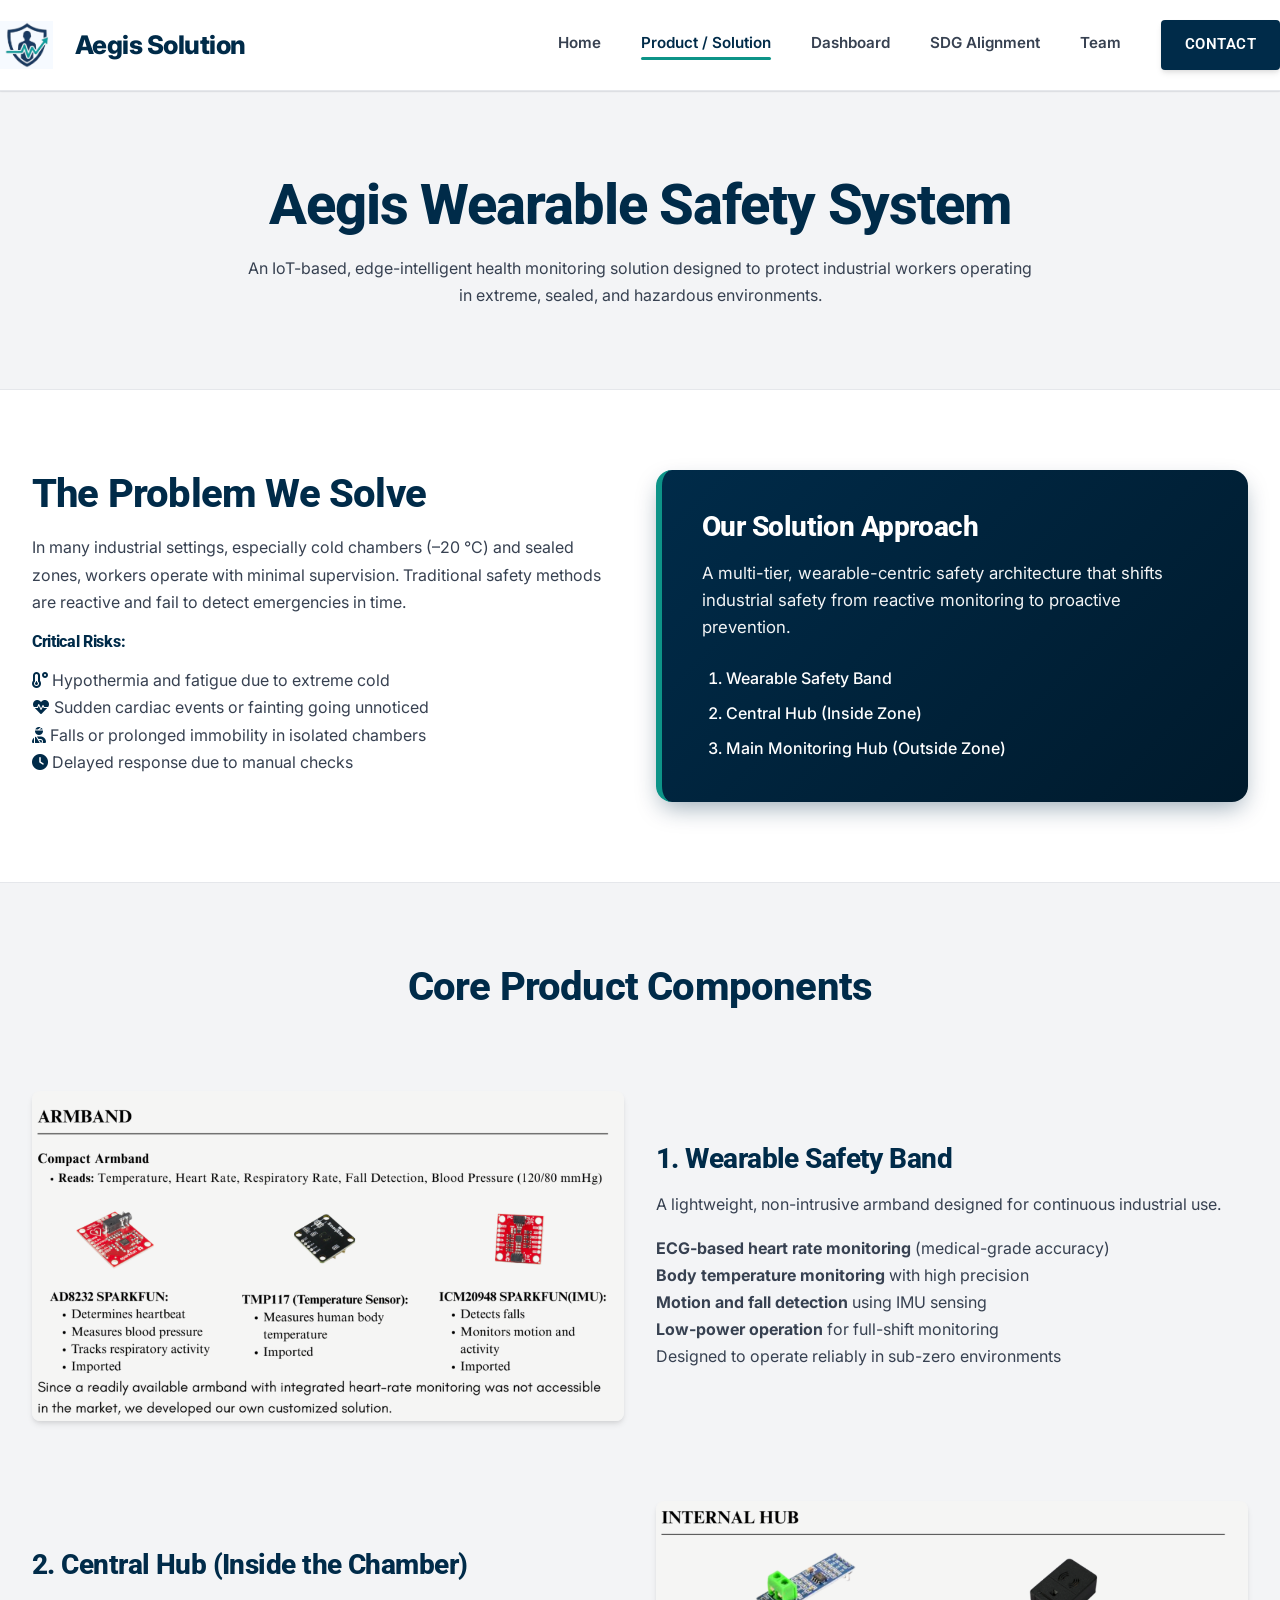
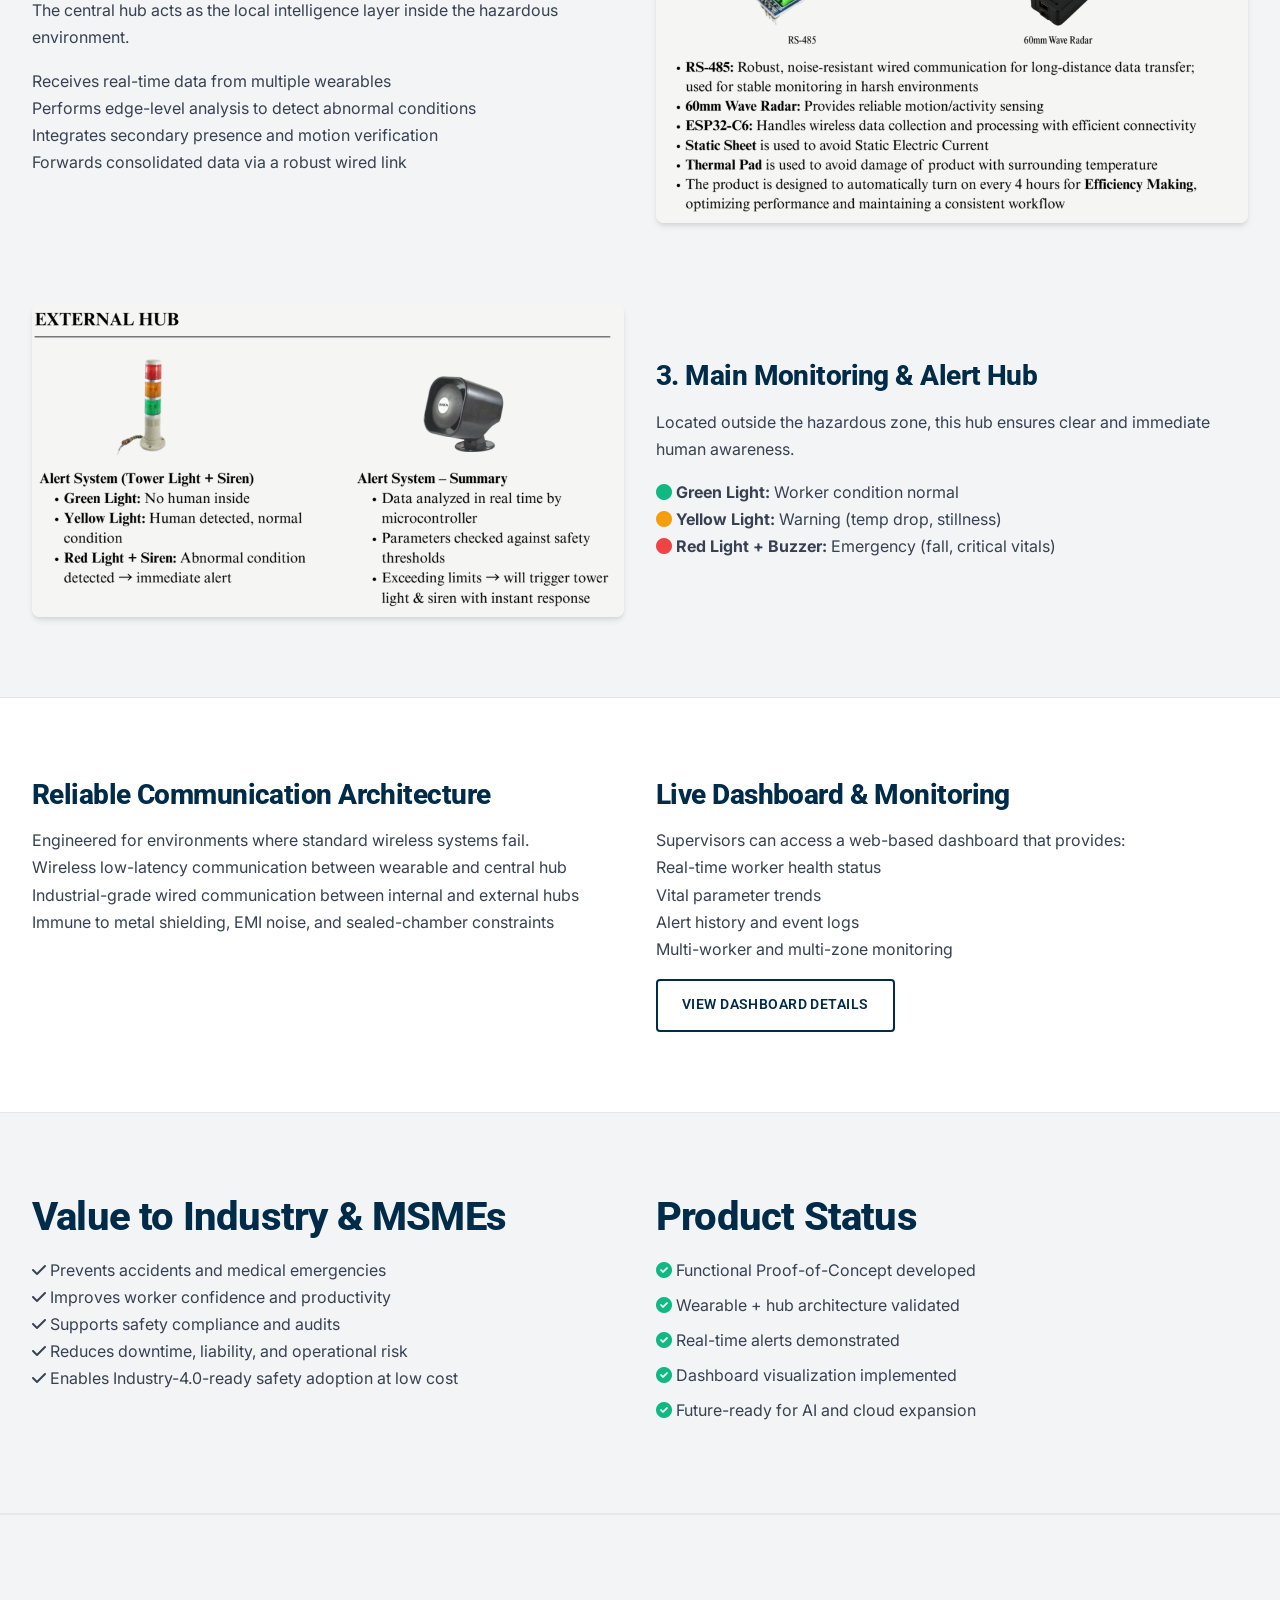
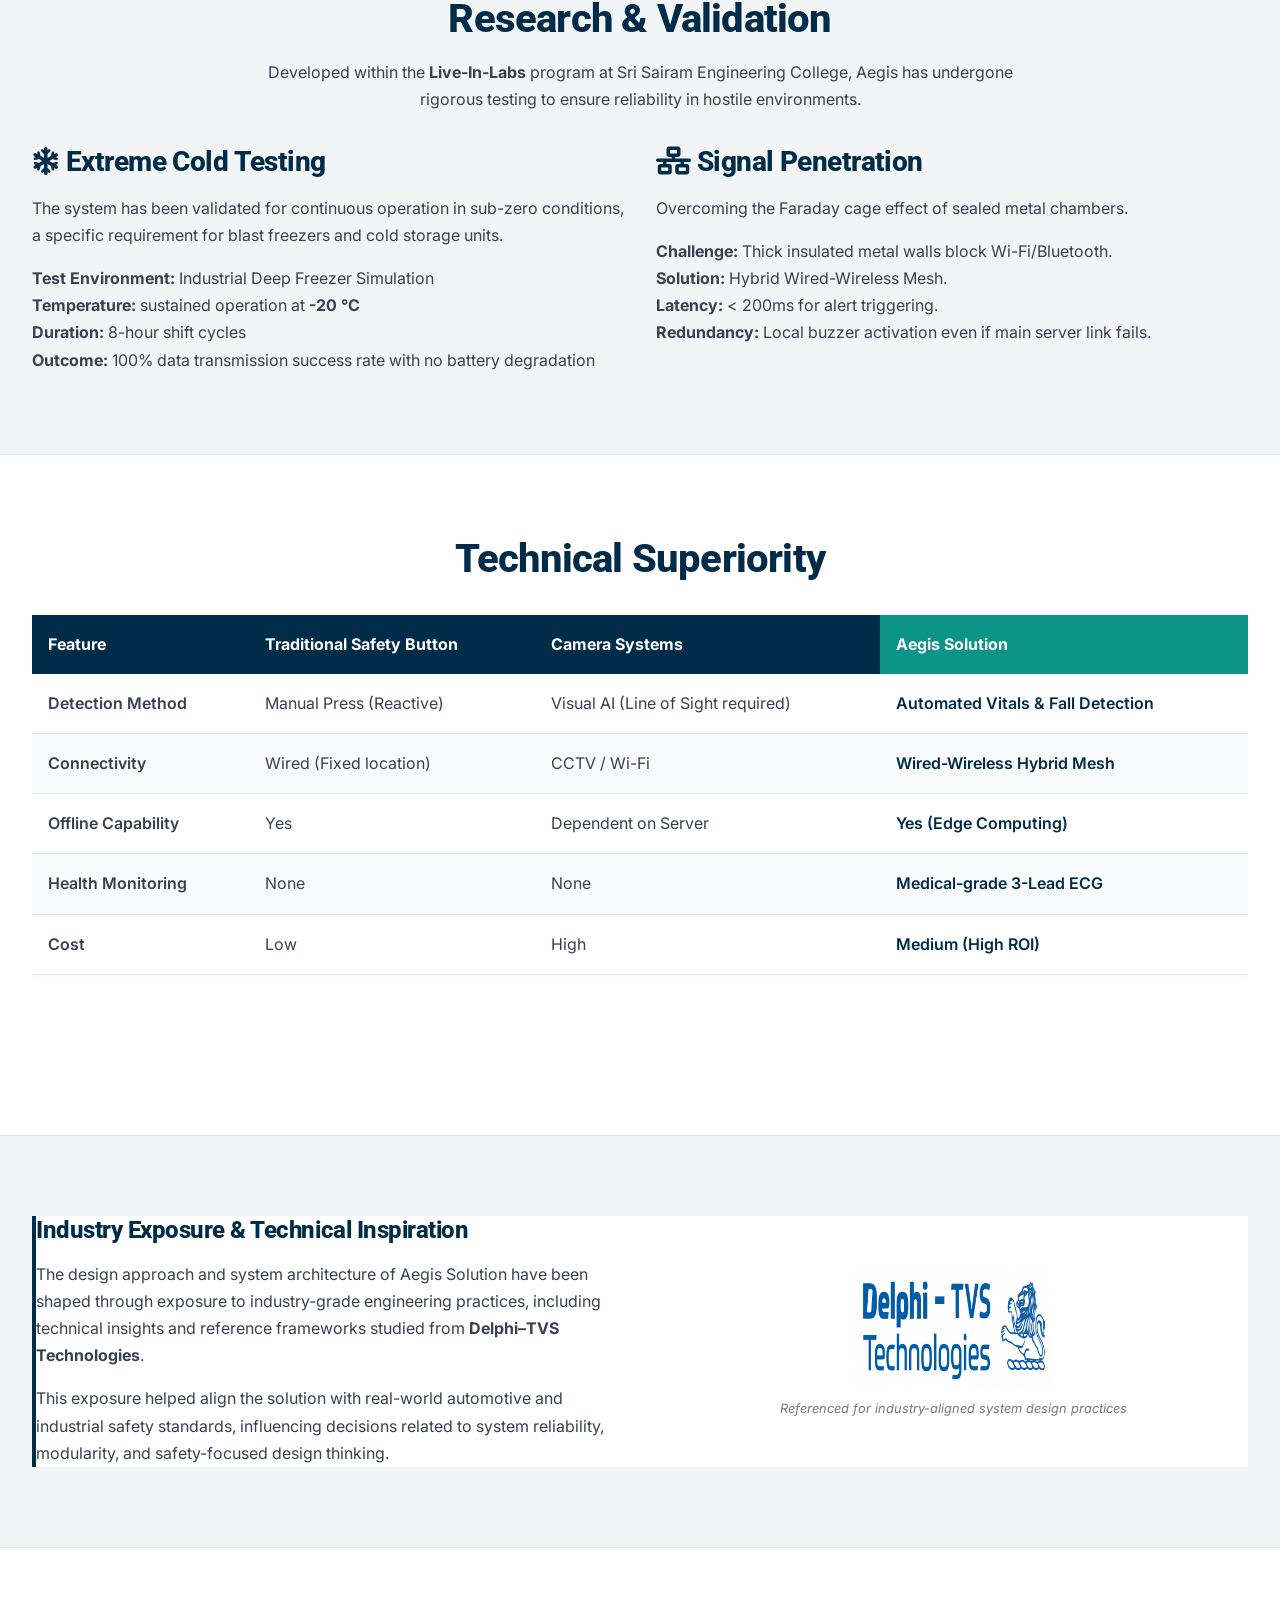
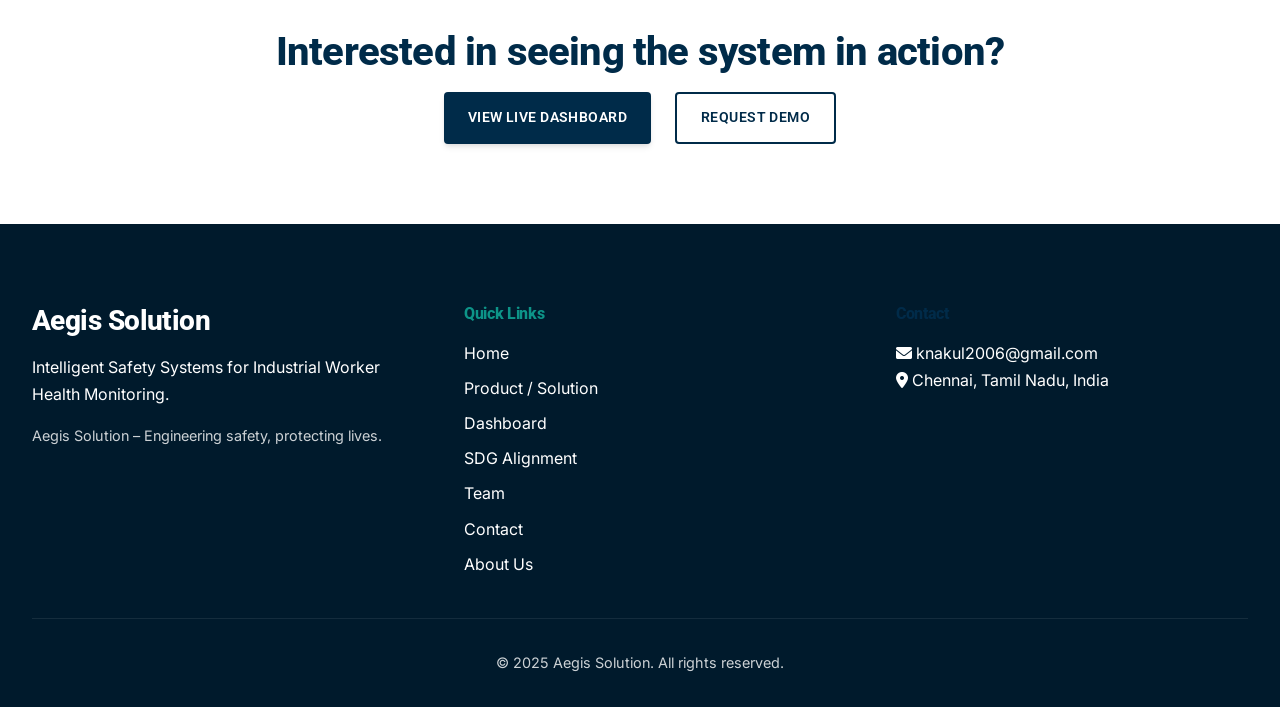
<file: product.html>
<!DOCTYPE html>
<html lang="en">

<head>
    <meta charset="UTF-8">
    <meta name="viewport" content="width=device-width, initial-scale=1.0">
    <title>Product & Solution | Aegis Solution</title>
    <link rel="stylesheet" href="css/variables.css">
    <link rel="stylesheet" href="css/style.css">
    <link rel="preconnect" href="https://fonts.googleapis.com">
    <link rel="preconnect" href="https://fonts.gstatic.com" crossorigin>
    <link
        href="https://fonts.googleapis.com/css2?family=Inter:wght@400;500;600&family=Roboto:wght@500;700;900&display=swap"
        rel="stylesheet">
    <link rel="stylesheet" href="https://cdnjs.cloudflare.com/ajax/libs/font-awesome/6.0.0/css/all.min.css">
</head>

<body>

    <!-- Header -->
    <header>
        <div class="container navbar">
            <a href="index.html" class="logo">
                <img src="assets/images/aegis-logo-new.png" alt="Aegis Solution" style="height: 48px; width: auto;">
                <span style="margin-left: 0.75rem; color: var(--primary-color);">Aegis Solution</span>
            </a>
            <button class="mobile-menu-btn"><i class="fas fa-bars"></i></button>
            <nav class="nav-links">
                <a href="index.html">Home</a>
                <a href="product.html" class="active">Product / Solution</a>
                <a href="dashboard.html">Dashboard</a>
                <a href="sdg.html">SDG Alignment</a>
                <a href="team.html">Team</a>
                <a href="contact.html" class="btn btn-primary">Contact</a>
            </nav>
        </div>
    </header>

    <!-- Product Hero -->
    <section class="section bg-light text-center">
        <div class="container">
            <h1>Aegis Wearable Safety System</h1>
            <p class="lead" style="max-width: 800px; margin: 0 auto;">An IoT-based, edge-intelligent health monitoring
                solution designed to protect industrial workers operating in extreme, sealed, and hazardous
                environments.</p>
        </div>
    </section>

    <!-- The Problem -->
    <section class="section">
        <div class="container">
            <div class="grid grid-2">
                <div>
                    <h2>The Problem We Solve</h2>
                    <p>In many industrial settings, especially cold chambers (–20 °C) and sealed zones, workers operate
                        with minimal supervision. Traditional safety methods are reactive and fail to detect emergencies
                        in time.</p>
                    <h4 style="margin-top: var(--spacing-md);">Critical Risks:</h4>
                    <ul>
                        <li><i class="fas fa-temperature-low" style="color: var(--primary-color);"></i> Hypothermia and
                            fatigue due to extreme cold</li>
                        <li><i class="fas fa-heartbeat" style="color: var(--primary-color);"></i> Sudden cardiac events
                            or fainting going unnoticed</li>
                        <li><i class="fas fa-user-injured" style="color: var(--primary-color);"></i> Falls or prolonged
                            immobility in isolated chambers</li>
                        <li><i class="fas fa-clock" style="color: var(--primary-color);"></i> Delayed response due to
                            manual checks</li>
                    </ul>
                </div>
                <div style="display: flex; align-items: center; justify-content: center;">
                    <div class="card"
                        style="background: linear-gradient(135deg, var(--primary-color), #001a2c); color: white; border-radius: 16px; box-shadow: 0 10px 25px -5px rgba(0, 43, 73, 0.4); border-left: 6px solid var(--accent-color); padding: 2.5rem; width: 100%;">
                        <h3 style="color: white; margin-bottom: 1rem;">Our Solution Approach</h3>
                        <p style="opacity: 0.95; font-size: 1.05rem; line-height: 1.6;">A multi-tier, wearable-centric
                            safety architecture that shifts industrial safety from
                            reactive monitoring to proactive prevention.</p>
                        <ol
                            style="margin-left: 1.5rem; margin-top: 1.5rem; display: flex; flex-direction: column; gap: 0.5rem;">
                            <li style="font-weight: 500;">Wearable Safety Band</li>
                            <li style="font-weight: 500;">Central Hub (Inside Zone)</li>
                            <li style="font-weight: 500;">Main Monitoring Hub (Outside Zone)</li>
                        </ol>
                    </div>
                </div>
            </div>
        </div>
    </section>

    <!-- Core Components -->
    <section class="section bg-light">
        <div class="container">
            <h2 class="text-center" style="margin-bottom: var(--spacing-xl);">Core Product Components</h2>

            <!-- Component 1 -->
            <div class="grid grid-2" style="align-items: center; margin-bottom: var(--spacing-xl);">
                <div>
                    <img src="assets/images/product-armband.png" alt="Wearable Safety Band"
                        style="border-radius: 8px; box-shadow: var(--shadow-md);">
                </div>
                <div>
                    <h3>1. Wearable Safety Band</h3>
                    <p>A lightweight, non-intrusive armband designed for continuous industrial use.</p>
                    <ul style="margin-top: var(--spacing-md);">
                        <li><strong>ECG-based heart rate monitoring</strong> (medical-grade accuracy)</li>
                        <li><strong>Body temperature monitoring</strong> with high precision</li>
                        <li><strong>Motion and fall detection</strong> using IMU sensing</li>
                        <li><strong>Low-power operation</strong> for full-shift monitoring</li>
                        <li>Designed to operate reliably in sub-zero environments</li>
                    </ul>
                </div>
            </div>

            <!-- Component 2 -->
            <div class="grid grid-2" style="align-items: center; margin-bottom: var(--spacing-xl);">
                <div style="order: 2;">
                    <img src="assets/images/product-internal-hub.png" alt="Central Hub"
                        style="border-radius: 8px; box-shadow: var(--shadow-md);">
                </div>
                <div style="order: 1;">
                    <h3>2. Central Hub (Inside the Chamber)</h3>
                    <p>The central hub acts as the local intelligence layer inside the hazardous environment.</p>
                    <ul style="margin-top: var(--spacing-md);">
                        <li>Receives real-time data from multiple wearables</li>
                        <li>Performs edge-level analysis to detect abnormal conditions</li>
                        <li>Integrates secondary presence and motion verification</li>
                        <li>Forwards consolidated data via a robust wired link</li>
                    </ul>
                </div>
            </div>

            <!-- Component 3 -->
            <div class="grid grid-2" style="align-items: center;">
                <div>
                    <img src="assets/images/product-external-hub.png" alt="Main Monitoring Hub"
                        style="border-radius: 8px; box-shadow: var(--shadow-md);">
                </div>
                <div>
                    <h3>3. Main Monitoring & Alert Hub</h3>
                    <p>Located outside the hazardous zone, this hub ensures clear and immediate human awareness.</p>
                    <div style="margin-top: var(--spacing-md);">
                        <p><i class="fas fa-circle" style="color: var(--success-color);"></i> <strong>Green
                                Light:</strong> Worker condition normal</p>
                        <p><i class="fas fa-circle" style="color: var(--warning-color);"></i> <strong>Yellow
                                Light:</strong> Warning (temp drop, stillness)</p>
                        <p><i class="fas fa-circle" style="color: var(--danger-color);"></i> <strong>Red Light +
                                Buzzer:</strong> Emergency (fall, critical vitals)</p>
                    </div>
                </div>
            </div>
        </div>
    </section>

    <!-- Architecture & Features -->
    <section class="section">
        <div class="container">
            <div class="grid grid-2">
                <div class="card">
                    <h3>Reliable Communication Architecture</h3>
                    <p>Engineered for environments where standard wireless systems fail.</p>
                    <ul>
                        <li>Wireless low-latency communication between wearable and central hub</li>
                        <li>Industrial-grade wired communication between internal and external hubs</li>
                        <li>Immune to metal shielding, EMI noise, and sealed-chamber constraints</li>
                    </ul>
                </div>
                <div class="card">
                    <h3>Live Dashboard & Monitoring</h3>
                    <p>Supervisors can access a web-based dashboard that provides:</p>
                    <ul>
                        <li>Real-time worker health status</li>
                        <li>Vital parameter trends</li>
                        <li>Alert history and event logs</li>
                        <li>Multi-worker and multi-zone monitoring</li>
                    </ul>
                    <a href="dashboard.html" class="btn btn-outline" style="margin-top: 1rem; font-size: 0.9rem;">View
                        Dashboard Details</a>
                </div>
            </div>
        </div>
    </section>

    <!-- Value & Status -->
    <section class="section bg-light">
        <div class="container">
            <div class="grid grid-2">
                <div>
                    <h2>Value to Industry & MSMEs</h2>
                    <ul>
                        <li><i class="fas fa-check"></i> Prevents accidents and medical emergencies</li>
                        <li><i class="fas fa-check"></i> Improves worker confidence and productivity</li>
                        <li><i class="fas fa-check"></i> Supports safety compliance and audits</li>
                        <li><i class="fas fa-check"></i> Reduces downtime, liability, and operational risk</li>
                        <li><i class="fas fa-check"></i> Enables Industry-4.0-ready safety adoption at low cost</li>
                    </ul>
                </div>
                <div>
                    <h2>Product Status</h2>
                    <ul style="list-style: none;">
                        <li style="margin-bottom: 0.5rem;"><i class="fas fa-check-circle"
                                style="color: var(--success-color);"></i> Functional Proof-of-Concept developed</li>
                        <li style="margin-bottom: 0.5rem;"><i class="fas fa-check-circle"
                                style="color: var(--success-color);"></i> Wearable + hub architecture validated</li>
                        <li style="margin-bottom: 0.5rem;"><i class="fas fa-check-circle"
                                style="color: var(--success-color);"></i> Real-time alerts demonstrated</li>
                        <li style="margin-bottom: 0.5rem;"><i class="fas fa-check-circle"
                                style="color: var(--success-color);"></i> Dashboard visualization implemented</li>
                        <li style="margin-bottom: 0.5rem;"><i class="fas fa-check-circle"
                                style="color: var(--success-color);"></i> Future-ready for AI and cloud expansion</li>
                    </ul>
                </div>
            </div>
        </div>
    </section>

    <!-- Research & Validation -->
    <section class="section bg-light">
        <div class="container">
            <h2 class="text-center">Research & Validation</h2>
            <p class="text-center lead" style="max-width: 800px; margin: 0 auto var(--spacing-lg);">
                Developed within the <strong>Live-In-Labs</strong> program at Sri Sairam Engineering College, Aegis has
                undergone rigorous testing to ensure reliability in hostile environments.
            </p>
            <div class="grid grid-2">
                <div class="card">
                    <h3><i class="fas fa-snowflake" style="color: var(--primary-color);"></i> Extreme Cold Testing</h3>
                    <p>The system has been validated for continuous operation in sub-zero conditions, a specific
                        requirement for blast freezers and cold storage units.</p>
                    <ul style="margin-top: 1rem;">
                        <li><strong>Test Environment:</strong> Industrial Deep Freezer Simulation</li>
                        <li><strong>Temperature:</strong> sustained operation at <strong>-20 °C</strong></li>
                        <li><strong>Duration:</strong> 8-hour shift cycles</li>
                        <li><strong>Outcome:</strong> 100% data transmission success rate with no battery degradation
                        </li>
                    </ul>
                </div>
                <div class="card">
                    <h3><i class="fas fa-network-wired" style="color: var(--primary-color);"></i> Signal Penetration
                    </h3>
                    <p>Overcoming the Faraday cage effect of sealed metal chambers.</p>
                    <ul style="margin-top: 1rem;">
                        <li><strong>Challenge:</strong> Thick insulated metal walls block Wi-Fi/Bluetooth.</li>
                        <li><strong>Solution:</strong> Hybrid Wired-Wireless Mesh.</li>
                        <li><strong>Latency:</strong> &lt; 200ms for alert triggering.</li>
                        <li><strong>Redundancy:</strong> Local buzzer activation even if main server link fails.</li>
                    </ul>
                </div>
            </div>
        </div>
    </section>

    <!-- Technical Specifications -->
    <section class="section">
        <div class="container">
            <h2 class="text-center" style="margin-bottom: var(--spacing-lg);">Technical Superiority</h2>
            <div style="overflow-x: auto;">
                <table
                    style="width: 100%; border-collapse: collapse; margin-bottom: var(--spacing-xl); box-shadow: var(--shadow-sm);">
                    <thead>
                        <tr style="background: var(--primary-color); color: white;">
                            <th style="padding: 1rem; text-align: left;">Feature</th>
                            <th style="padding: 1rem; text-align: left;">Traditional Safety Button</th>
                            <th style="padding: 1rem; text-align: left;">Camera Systems</th>
                            <th style="padding: 1rem; text-align: left; background: var(--accent-color);">Aegis Solution
                            </th>
                        </tr>
                    </thead>
                    <tbody>
                        <tr style="border-bottom: 1px solid #e5e7eb;">
                            <td style="padding: 1rem; font-weight: 600;">Detection Method</td>
                            <td style="padding: 1rem;">Manual Press (Reactive)</td>
                            <td style="padding: 1rem;">Visual AI (Line of Sight required)</td>
                            <td style="padding: 1rem; font-weight: 600; color: var(--primary-color);">Automated Vitals &
                                Fall Detection</td>
                        </tr>
                        <tr style="border-bottom: 1px solid #e5e7eb; background: #f9fafb;">
                            <td style="padding: 1rem; font-weight: 600;">Connectivity</td>
                            <td style="padding: 1rem;">Wired (Fixed location)</td>
                            <td style="padding: 1rem;">CCTV / Wi-Fi</td>
                            <td style="padding: 1rem; font-weight: 600; color: var(--primary-color);">Wired-Wireless
                                Hybrid Mesh</td>
                        </tr>
                        <tr style="border-bottom: 1px solid #e5e7eb;">
                            <td style="padding: 1rem; font-weight: 600;">Offline Capability</td>
                            <td style="padding: 1rem;">Yes</td>
                            <td style="padding: 1rem;">Dependent on Server</td>
                            <td style="padding: 1rem; font-weight: 600; color: var(--primary-color);">Yes (Edge
                                Computing)</td>
                        </tr>
                        <tr style="border-bottom: 1px solid #e5e7eb; background: #f9fafb;">
                            <td style="padding: 1rem; font-weight: 600;">Health Monitoring</td>
                            <td style="padding: 1rem;">None</td>
                            <td style="padding: 1rem;">None</td>
                            <td style="padding: 1rem; font-weight: 600; color: var(--primary-color);">Medical-grade
                                3-Lead ECG</td>
                        </tr>
                        <tr style="border-bottom: 1px solid #e5e7eb;">
                            <td style="padding: 1rem; font-weight: 600;">Cost</td>
                            <td style="padding: 1rem;">Low</td>
                            <td style="padding: 1rem;">High</td>
                            <td style="padding: 1rem; font-weight: 600; color: var(--primary-color);">Medium (High ROI)
                            </td>
                        </tr>
                    </tbody>
                </table>
            </div>
        </div>
    </section>

    <!-- Industry Exposure -->
    <section class="section bg-light">
        <div class="container">
            <div class="card" style="border-left: 4px solid var(--primary-color); background: white;">
                <div class="grid grid-2" style="align-items: center;">
                    <div>
                        <h2 style="font-size: 1.5rem; margin-bottom: 1rem;">Industry Exposure & Technical Inspiration
                        </h2>
                        <p style="margin-bottom: 1rem;">The design approach and system architecture of Aegis Solution
                            have been shaped through exposure to industry-grade engineering practices, including
                            technical insights and reference frameworks studied from <strong>Delphi–TVS
                                Technologies</strong>.</p>
                        <p>This exposure helped align the solution with real-world automotive and industrial safety
                            standards, influencing decisions related to system reliability, modularity, and
                            safety-focused design thinking.</p>
                    </div>
                    <div class="text-center">
                        <img src="assets/images/delphi-tvs-logo.png" alt="Delphi-TVS Technologies"
                            style="max-width: 200px; margin: 0 auto;">
                        <p style="font-size: 0.8rem; color: #777; margin-top: 0.5rem; font-style: italic;">Referenced
                            for industry-aligned system design practices</p>
                    </div>
                </div>
            </div>
        </div>
    </section>

    <!-- CTA -->
    <section class="section text-center">
        <div class="container">
            <h2>Interested in seeing the system in action?</h2>
            <div class="hero-buttons" style="margin-top: var(--spacing-md);">
                <a href="dashboard.html" class="btn btn-primary">View Live Dashboard</a>
                <a href="contact.html" class="btn btn-outline">Request Demo</a>
            </div>
        </div>
    </section>

    <!-- Footer -->
    <footer>
        <div class="container">
            <div class="footer-content">
                <div class="footer-brand">
                    <h3 style="color: white;">Aegis Solution</h3>
                    <p>Intelligent Safety Systems for Industrial Worker Health Monitoring.</p>
                    <p style="font-size: 0.9rem; opacity: 0.8; margin-top: 1rem;">Aegis Solution – Engineering safety,
                        protecting lives.</p>
                </div>
                <div class="footer-links">
                    <h4>Quick Links</h4>
                    <ul>
                        <li><a href="index.html">Home</a></li>
                        <li><a href="product.html">Product / Solution</a></li>
                        <li><a href="dashboard.html">Dashboard</a></li>
                        <li><a href="sdg.html">SDG Alignment</a></li>
                        <li><a href="team.html">Team</a></li>
                        <li><a href="contact.html">Contact</a></li>
                        <li><a href="about.html">About Us</a></li>
                    </ul>
                </div>
                <div class="footer-contact">
                    <h4>Contact</h4>
                    <p><i class="fas fa-envelope"></i> knakul2006@gmail.com</p>
                    <p><i class="fas fa-map-marker-alt"></i> Chennai, Tamil Nadu, India</p>
                </div>
            </div>
            <div class="copyright">
                <p>&copy; 2025 Aegis Solution. All rights reserved.</p>
            </div>
        </div>
    </footer>

    <script src="js/main.js"></script>
</body>

</html>
</file>
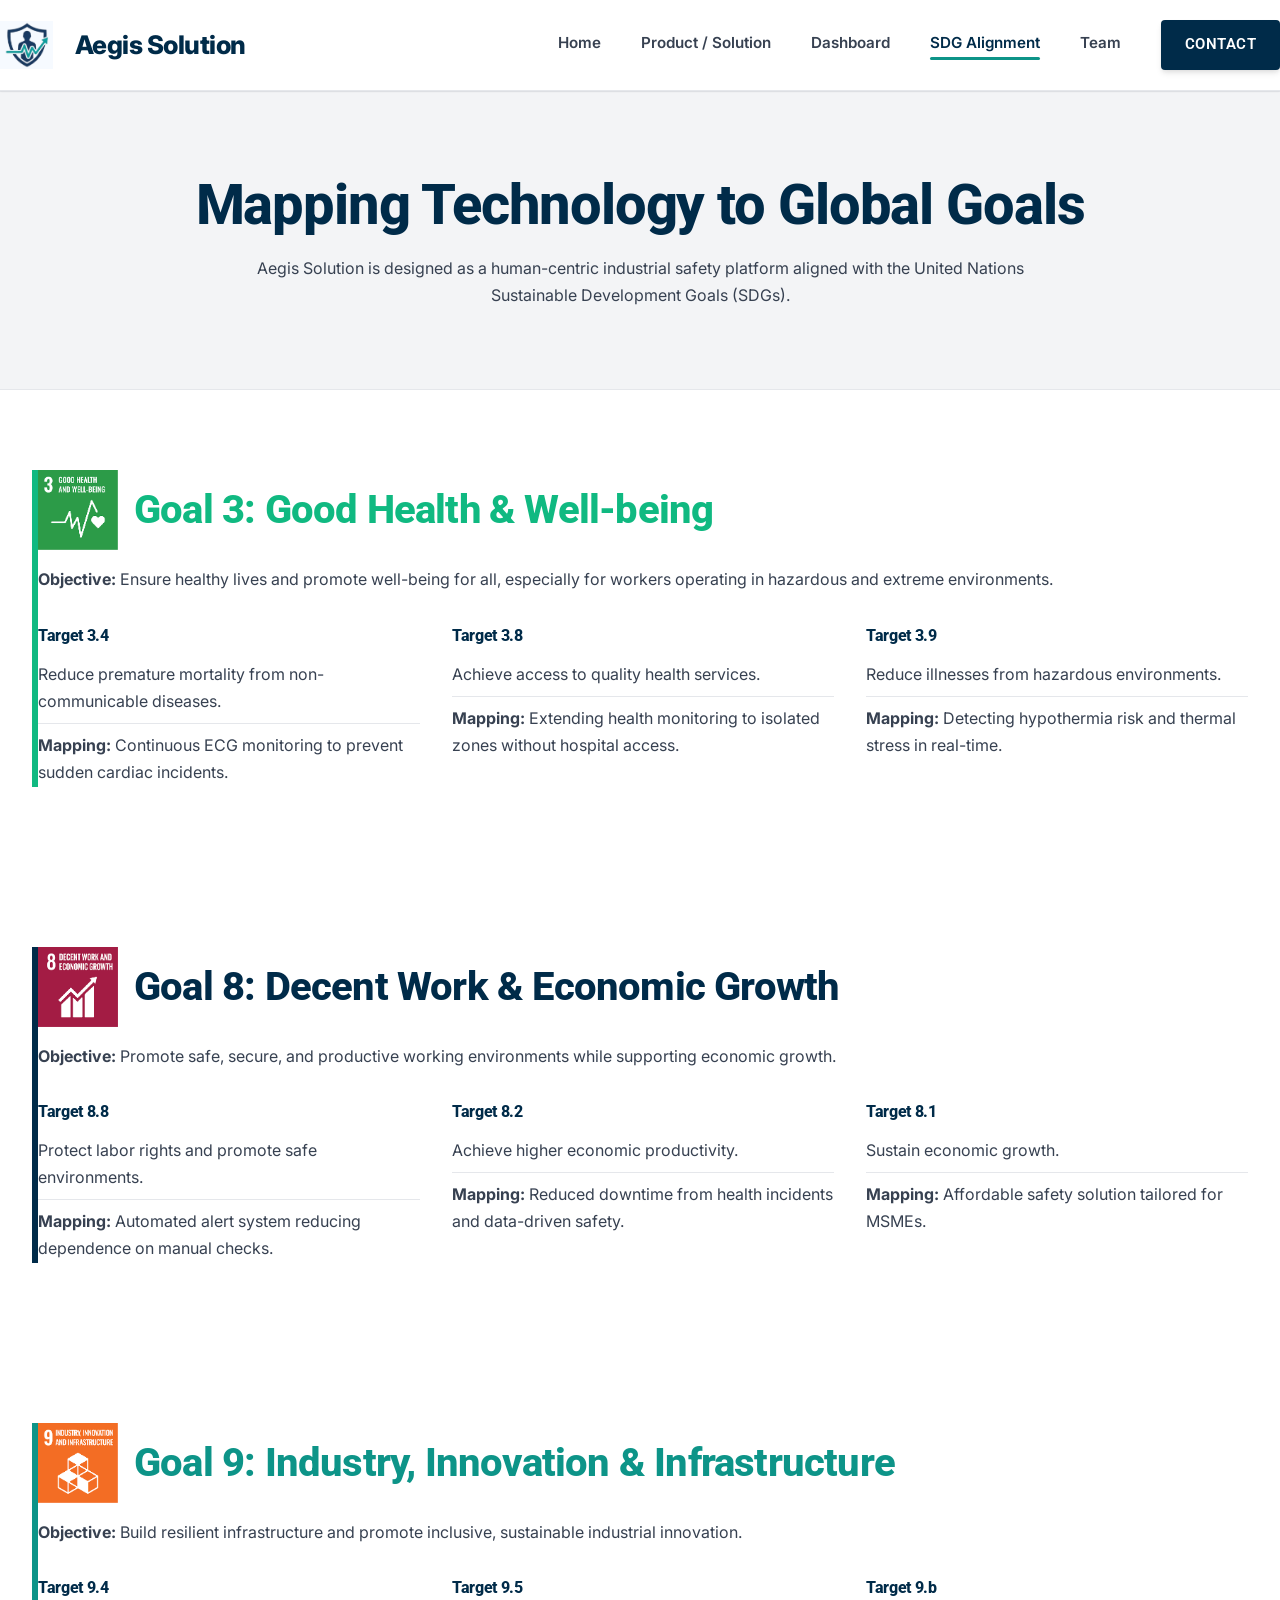
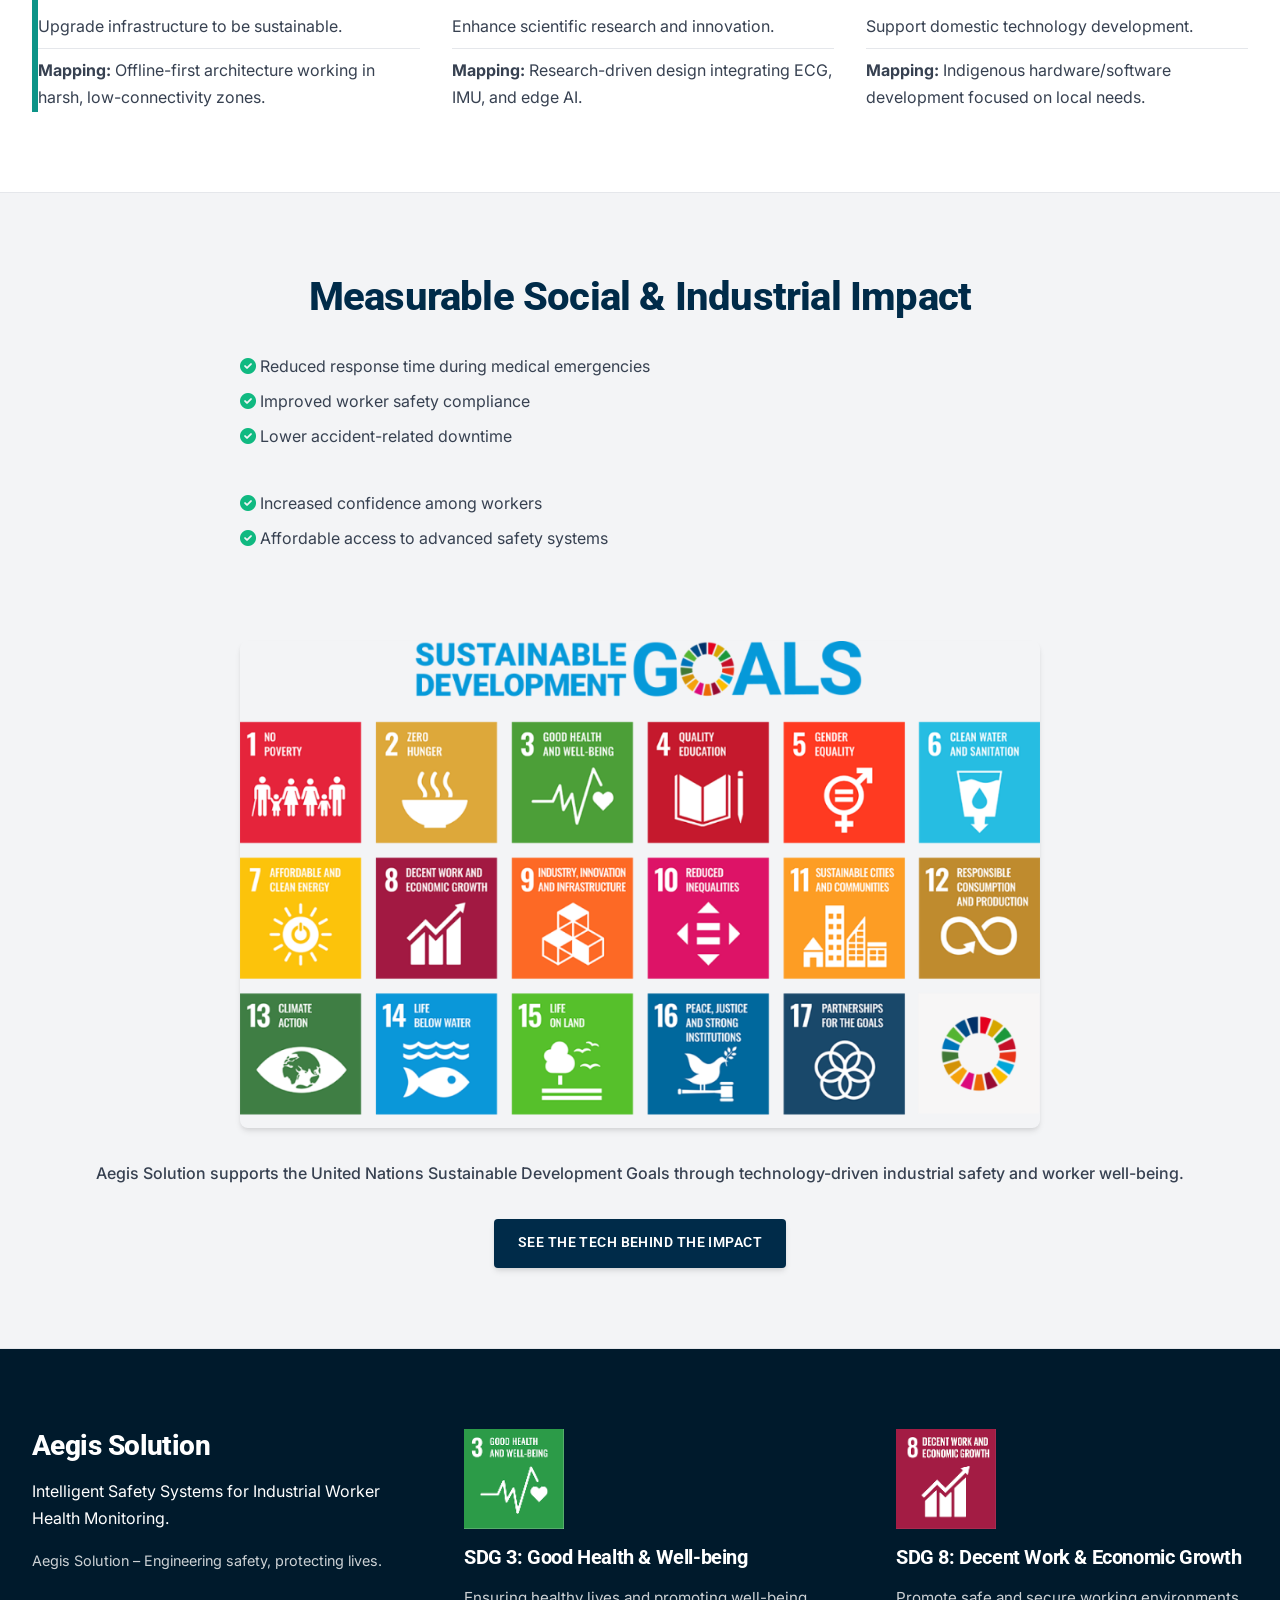
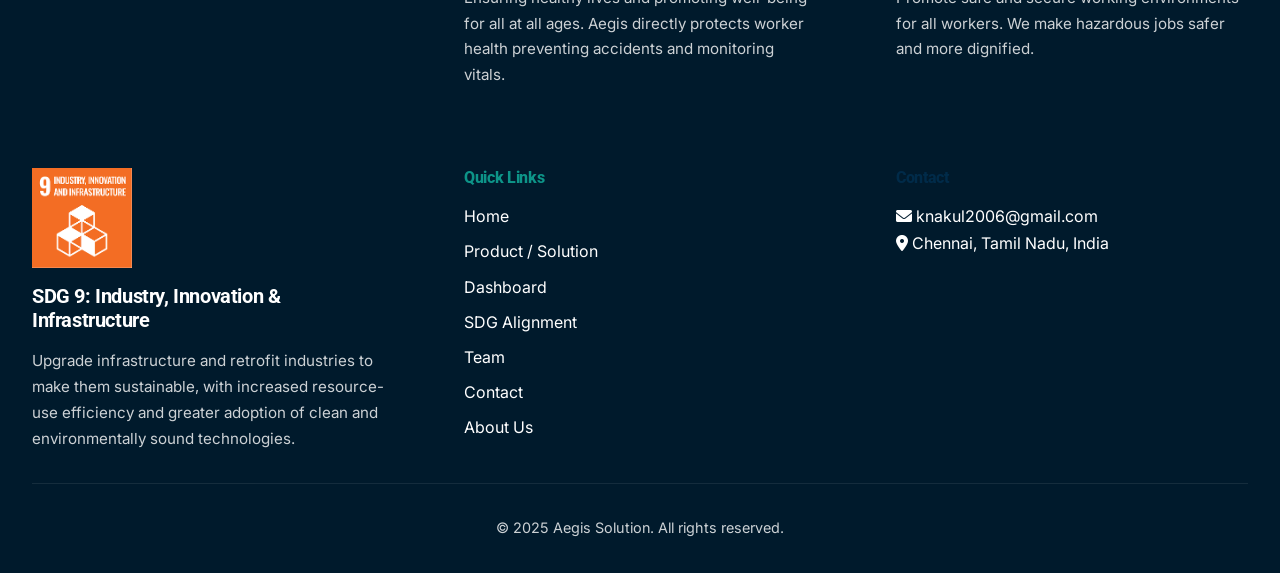
<file: sdg.html>
<!DOCTYPE html>
<html lang="en">

<head>
    <meta charset="UTF-8">
    <meta name="viewport" content="width=device-width, initial-scale=1.0">
    <title>SDG Alignment | Aegis Solution</title>
    <link rel="stylesheet" href="css/variables.css">
    <link rel="stylesheet" href="css/style.css">
    <link rel="preconnect" href="https://fonts.googleapis.com">
    <link rel="preconnect" href="https://fonts.gstatic.com" crossorigin>
    <link
        href="https://fonts.googleapis.com/css2?family=Inter:wght@400;500;600&family=Roboto:wght@500;700;900&display=swap"
        rel="stylesheet">
    <link rel="stylesheet" href="https://cdnjs.cloudflare.com/ajax/libs/font-awesome/6.0.0/css/all.min.css">
</head>

<body>

    <!-- Header -->
    <header>
        <div class="container navbar">
            <a href="index.html" class="logo">
                <img src="assets/images/aegis-logo-new.png" alt="Aegis Solution" style="height: 48px; width: auto;">
                <span style="margin-left: 0.75rem; color: var(--primary-color);">Aegis Solution</span>
            </a>
            <button class="mobile-menu-btn"><i class="fas fa-bars"></i></button>
            <nav class="nav-links">
                <a href="index.html">Home</a>
                <a href="product.html">Product / Solution</a>
                <a href="dashboard.html">Dashboard</a>
                <a href="sdg.html" class="active">SDG Alignment</a>
                <a href="team.html">Team</a>
                <a href="contact.html" class="btn btn-primary">Contact</a>
            </nav>
        </div>
    </header>

    <!-- SDG Hero -->
    <section class="section bg-light text-center">
        <div class="container">
            <h1>Mapping Technology to Global Goals</h1>
            <p class="lead" style="max-width: 800px; margin: 0 auto;">Aegis Solution is designed as a human-centric
                industrial safety platform aligned with the United Nations Sustainable Development Goals (SDGs).</p>
        </div>
    </section>

    <!-- Goal 3 -->
    <section class="section">
        <div class="container">
            <div class="card" style="border-left: 6px solid var(--success-color);"> <!-- SDG 3 Green -->
                <div style="display: flex; align-items: center; gap: 1rem; margin-bottom: 1rem;">
                    <img src="assets/images/sdg-3.png" alt="SDG 3" style="width: 80px; height: 80px;">
                    <h2 style="color: var(--success-color); margin: 0;">Goal 3: Good Health & Well-being</h2>
                </div>
                <p><strong>Objective:</strong> Ensure healthy lives and promote well-being for all, especially for
                    workers operating in hazardous and extreme environments.</p>

                <div class="grid grid-3" style="margin-top: var(--spacing-lg);">
                    <div>
                        <h4>Target 3.4</h4>
                        <p class="text-light">Reduce premature mortality from non-communicable diseases.</p>
                        <hr style="margin: 0.5rem 0; border: 0; border-top: 1px solid var(--border-color);">
                        <p><strong>Mapping:</strong> Continuous ECG monitoring to prevent sudden cardiac incidents.</p>
                    </div>
                    <div>
                        <h4>Target 3.8</h4>
                        <p class="text-light">Achieve access to quality health services.</p>
                        <hr style="margin: 0.5rem 0; border: 0; border-top: 1px solid var(--border-color);">
                        <p><strong>Mapping:</strong> Extending health monitoring to isolated zones without hospital
                            access.</p>
                    </div>
                    <div>
                        <h4>Target 3.9</h4>
                        <p class="text-light">Reduce illnesses from hazardous environments.</p>
                        <hr style="margin: 0.5rem 0; border: 0; border-top: 1px solid var(--border-color);">
                        <p><strong>Mapping:</strong> Detecting hypothermia risk and thermal stress in real-time.</p>
                    </div>
                </div>
            </div>
        </div>
    </section>

    <!-- Goal 8 -->
    <section class="section">
        <div class="container">
            <div class="card" style="border-left: 6px solid var(--primary-color);"> <!-- SDG 8 Navy -->
                <div style="display: flex; align-items: center; gap: 1rem; margin-bottom: 1rem;">
                    <img src="assets/images/sdg-8.png" alt="SDG 8" style="width: 80px; height: 80px;">
                    <h2 style="color: var(--primary-color); margin: 0;">Goal 8: Decent Work & Economic Growth</h2>
                </div>
                <p><strong>Objective:</strong> Promote safe, secure, and productive working environments while
                    supporting economic growth.</p>

                <div class="grid grid-3" style="margin-top: var(--spacing-lg);">
                    <div>
                        <h4>Target 8.8</h4>
                        <p class="text-light">Protect labor rights and promote safe environments.</p>
                        <hr style="margin: 0.5rem 0; border: 0; border-top: 1px solid var(--border-color);">
                        <p><strong>Mapping:</strong> Automated alert system reducing dependence on manual checks.</p>
                    </div>
                    <div>
                        <h4>Target 8.2</h4>
                        <p class="text-light">Achieve higher economic productivity.</p>
                        <hr style="margin: 0.5rem 0; border: 0; border-top: 1px solid var(--border-color);">
                        <p><strong>Mapping:</strong> Reduced downtime from health incidents and data-driven safety.</p>
                    </div>
                    <div>
                        <h4>Target 8.1</h4>
                        <p class="text-light">Sustain economic growth.</p>
                        <hr style="margin: 0.5rem 0; border: 0; border-top: 1px solid var(--border-color);">
                        <p><strong>Mapping:</strong> Affordable safety solution tailored for MSMEs.</p>
                    </div>
                </div>
            </div>
        </div>
    </section>

    <!-- Goal 9 -->
    <section class="section">
        <div class="container">
            <div class="card" style="border-left: 6px solid var(--accent-color);"> <!-- SDG 9 Teal -->
                <div style="display: flex; align-items: center; gap: 1rem; margin-bottom: 1rem;">
                    <img src="assets/images/sdg-9.png" alt="SDG 9" style="width: 80px; height: 80px;">
                    <h2 style="color: var(--accent-color); margin: 0;">Goal 9: Industry, Innovation & Infrastructure
                    </h2>
                </div>
                <p><strong>Objective:</strong> Build resilient infrastructure and promote inclusive, sustainable
                    industrial innovation.</p>

                <div class="grid grid-3" style="margin-top: var(--spacing-lg);">
                    <div>
                        <h4>Target 9.4</h4>
                        <p class="text-light">Upgrade infrastructure to be sustainable.</p>
                        <hr style="margin: 0.5rem 0; border: 0; border-top: 1px solid var(--border-color);">
                        <p><strong>Mapping:</strong> Offline-first architecture working in harsh, low-connectivity
                            zones.</p>
                    </div>
                    <div>
                        <h4>Target 9.5</h4>
                        <p class="text-light">Enhance scientific research and innovation.</p>
                        <hr style="margin: 0.5rem 0; border: 0; border-top: 1px solid var(--border-color);">
                        <p><strong>Mapping:</strong> Research-driven design integrating ECG, IMU, and edge AI.</p>
                    </div>
                    <div>
                        <h4>Target 9.b</h4>
                        <p class="text-light">Support domestic technology development.</p>
                        <hr style="margin: 0.5rem 0; border: 0; border-top: 1px solid var(--border-color);">
                        <p><strong>Mapping:</strong> Indigenous hardware/software development focused on local needs.
                        </p>
                    </div>
                </div>
            </div>
        </div>
    </section>

    <!-- Impact & Conclusion -->
    <section class="section bg-light">
        <div class="container text-center">
            <h2>Measurable Social & Industrial Impact</h2>
            <div class="grid grid-2" style="max-width: 800px; margin: 2rem auto;">
                <div style="text-align: left;">
                    <ul style="list-style: none;">
                        <li style="margin-bottom: 0.5rem;"><i class="fas fa-check-circle"
                                style="color: var(--success-color);"></i> Reduced response time during medical
                            emergencies</li>
                        <li style="margin-bottom: 0.5rem;"><i class="fas fa-check-circle"
                                style="color: var(--success-color);"></i> Improved worker safety compliance</li>
                        <li style="margin-bottom: 0.5rem;"><i class="fas fa-check-circle"
                                style="color: var(--success-color);"></i> Lower accident-related downtime</li>
                    </ul>
                </div>
                <div style="text-align: left;">
                    <ul style="list-style: none;">
                        <li style="margin-bottom: 0.5rem;"><i class="fas fa-check-circle"
                                style="color: var(--success-color);"></i> Increased confidence among workers</li>
                        <li style="margin-bottom: 0.5rem;"><i class="fas fa-check-circle"
                                style="color: var(--success-color);"></i> Affordable access to advanced safety systems
                        </li>
                    </ul>
                </div>
            </div>
            <div style="margin-top: var(--spacing-xl);">
                <img src="assets/images/sdg-grid-clean.png" alt="UN SDG Goals Grid"
                    style="width: 100%; max-width: 800px; margin: 0 auto; border-radius: 8px; box-shadow: var(--shadow-md);">
            </div>
            <p style="margin-top: var(--spacing-lg); font-weight: 500;">Aegis Solution supports the United Nations
                Sustainable Development Goals through technology-driven industrial safety and worker well-being.</p>
            <div style="margin-top: var(--spacing-lg);">
                <a href="product.html" class="btn btn-primary">See the Tech Behind the Impact</a>
            </div>
        </div>
    </section>

    <!-- Footer -->
    <footer>
        <div class="container">
            <div class="footer-content">
                <div class="footer-brand">
                    <h3 style="color: white;">Aegis Solution</h3>
                    <p>Intelligent Safety Systems for Industrial Worker Health Monitoring.</p>
                    <p style="font-size: 0.9rem; opacity: 0.8; margin-top: 1rem;">Aegis Solution – Engineering safety,
                        protecting lives.</p>
                </div>
                <div>
                    <img src="assets/images/sdg-3.png" alt="SDG 3" style="width: 100px; margin-bottom: 1rem;">
                    <h3 style="color: white; font-weight: 700; font-size: 1.25rem;">SDG 3: Good Health & Well-being</h3>
                    <p style="color: rgba(255,255,255,0.8); font-size: 0.95rem;">Ensuring healthy lives and promoting
                        well-being for all at all ages. Aegis directly protects
                        worker health preventing accidents and monitoring vitals.</p>
                </div>
                <div>
                    <img src="assets/images/sdg-8.png" alt="SDG 8" style="width: 100px; margin-bottom: 1rem;">
                    <h3 style="color: white; font-weight: 700; font-size: 1.25rem;">SDG 8: Decent Work & Economic Growth
                    </h3>
                    <p style="color: rgba(255,255,255,0.8); font-size: 0.95rem;">Promote safe and secure working
                        environments for all workers. We make hazardous jobs safer and
                        more dignified.</p>
                </div>
                <div>
                    <img src="assets/images/sdg-9.png" alt="SDG 9" style="width: 100px; margin-bottom: 1rem;">
                    <h3 style="color: white; font-weight: 700; font-size: 1.25rem;">SDG 9: Industry, Innovation &
                        Infrastructure</h3>
                    <p style="color: rgba(255,255,255,0.8); font-size: 0.95rem;">Upgrade infrastructure and retrofit
                        industries to make them sustainable, with increased
                        resource-use
                        efficiency and greater adoption of clean and environmentally sound technologies.</p>
                </div>
                <div class="footer-links">
                    <h4>Quick Links</h4>
                    <ul>
                        <li><a href="index.html">Home</a></li>
                        <li><a href="product.html">Product / Solution</a></li>
                        <li><a href="dashboard.html">Dashboard</a></li>
                        <li><a href="sdg.html">SDG Alignment</a></li>
                        <li><a href="team.html">Team</a></li>
                        <li><a href="contact.html">Contact</a></li>
                        <li><a href="about.html">About Us</a></li>
                    </ul>
                </div>
                <div class="footer-contact">
                    <h4>Contact</h4>
                    <p><i class="fas fa-envelope"></i> knakul2006@gmail.com</p>
                    <p><i class="fas fa-map-marker-alt"></i> Chennai, Tamil Nadu, India</p>
                </div>
            </div>
            <div class="copyright">
                <p>&copy; 2025 Aegis Solution. All rights reserved.</p>
            </div>
        </div>
    </footer>

    <script src="js/main.js"></script>
</body>

</html>
</file>
<file: css/variables.css>
:root {
    /* Colors - Industrial & Premium */
    --primary-color: #002b49;
    /* Deep Navy */
    --primary-light: #00406b;
    --primary-dark: #001a2c;

    --accent-color: #0d9488;
    /* Deep Industrial Teal */
    --accent-hover: #115e59;

    --success-color: #10b981;
    --warning-color: #f59e0b;
    --danger-color: #ef4444;

    --text-dark: #111827;
    /* Near Black */
    --text-medium: #374151;
    --text-light: #6b7280;

    --bg-white: #ffffff;
    --bg-light: #f3f4f6;
    /* Cool Gray */
    --bg-dark: #1f2937;

    --border-color: #e5e7eb;

    /* Typography */
    --font-primary: 'Inter', system-ui, -apple-system, sans-serif;
    --font-heading: 'Roboto', sans-serif;

    /* Spacing */
    --spacing-xs: 0.25rem;
    --spacing-sm: 0.5rem;
    --spacing-md: 1rem;
    --spacing-lg: 2rem;
    --spacing-xl: 5rem;
    /* Increased for better separation */

    /* Shadows - Soft & Modern */
    --shadow-sm: 0 1px 2px 0 rgba(0, 0, 0, 0.05);
    --shadow-md: 0 4px 6px -1px rgba(0, 0, 0, 0.1), 0 2px 4px -1px rgba(0, 0, 0, 0.06);
    --shadow-lg: 0 10px 15px -3px rgba(0, 0, 0, 0.1), 0 4px 6px -2px rgba(0, 0, 0, 0.05);
    --shadow-xl: 0 20px 25px -5px rgba(0, 0, 0, 0.1), 0 10px 10px -5px rgba(0, 0, 0, 0.04);

    /* Transitions */
    --transition-base: all 0.3s cubic-bezier(0.4, 0, 0.2, 1);
}
</file>
<file: css/style.css>
/* Reset & Base */
* {
    box-sizing: border-box;
    margin: 0;
    padding: 0;
}

body {
    font-family: var(--font-primary);
    color: var(--text-medium);
    line-height: 1.7;
    background-color: var(--bg-white);
    -webkit-font-smoothing: antialiased;
}

h1,
h2,
h3,
h4,
h5,
h6 {
    font-family: var(--font-heading);
    color: var(--primary-color);
    margin-bottom: var(--spacing-md);
    font-weight: 800;
    line-height: 1.2;
    letter-spacing: -0.02em;
}

h1 {
    font-size: 3.5rem;
}

h2 {
    font-size: 2.5rem;
}

h3 {
    font-size: 1.75rem;
}

a {
    text-decoration: none;
    color: inherit;
    transition: var(--transition-base);
}

ul {
    list-style: none;
}

img {
    max-width: 100%;
    height: auto;
    display: block;
}

/* Layout Utilities */
.container {
    width: 100%;
    max-width: 1280px;
    /* Wider container */
    margin: 0 auto;
    padding: 0 var(--spacing-lg);
}

.section {
    padding: var(--spacing-xl) 0;
}

.bg-light {
    background-color: var(--bg-light);
    border-top: 1px solid var(--border-color);
    border-bottom: 1px solid var(--border-color);
}

.text-center {
    text-align: center;
}

.grid {
    display: grid;
    gap: var(--spacing-lg);
}

.grid-2 {
    grid-template-columns: repeat(auto-fit, minmax(450px, 1fr));
    /* Wider columns */
}

.grid-3 {
    grid-template-columns: repeat(auto-fit, minmax(320px, 1fr));
}

/* Buttons */
.btn {
    display: inline-flex;
    align-items: center;
    justify-content: center;
    padding: 0.75rem 1.5rem;
    border-radius: 4px;
    font-weight: 600;
    cursor: pointer;
    border: none;
    transition: var(--transition-base);
    font-size: 0.9rem;
    letter-spacing: 0.03em;
    text-transform: uppercase;
    font-family: var(--font-heading);
}

.btn:hover {
    letter-spacing: 0.05em;
}

.btn-primary {
    background-color: var(--primary-color);
    color: white;
    box-shadow: var(--shadow-md);
}

.btn-primary:hover {
    background-color: var(--primary-light);
    transform: translateY(-2px);
    box-shadow: var(--shadow-lg);
}

.btn-accent {
    background-color: var(--accent-color);
    color: white;
    box-shadow: var(--shadow-md);
}

.btn-accent:hover {
    background-color: var(--accent-hover);
    transform: translateY(-2px);
    box-shadow: var(--shadow-lg);
}

.btn-outline {
    border: 2px solid var(--primary-color);
    color: var(--primary-color);
    background: transparent;
}

.btn-outline:hover {
    background-color: var(--primary-color);
    color: white;
}

/* Header & Nav */
header {
    background-color: rgba(255, 255, 255, 0.95);
    backdrop-filter: blur(10px);
    box-shadow: var(--shadow-sm);
    position: sticky;
    top: 0;
    z-index: 1000;
    border-bottom: 1px solid var(--border-color);
}

.navbar {
    display: flex;
    justify-content: space-between;
    align-items: center;
    padding: 1.25rem 0;
}

.logo {
    font-size: 1.6rem;
    font-weight: 800;
    color: var(--primary-color);
    display: flex;
    align-items: center;
    gap: 0.6rem;
    letter-spacing: -0.02em;
    line-height: 1;
}

.nav-links {
    display: flex;
    gap: 2.5rem;
    align-items: center;
}

.nav-links a {
    font-weight: 600;
    color: var(--text-medium);
    font-size: 0.95rem;
}

.nav-links a:hover,
.nav-links a.active {
    color: var(--primary-color);
}

.nav-links a:not(.btn) {
    position: relative;
    padding-bottom: 5px;
}

.nav-links a:not(.btn).active::after {
    content: '';
    position: absolute;
    bottom: 0;
    left: 0;
    width: 100%;
    height: 3px;
    background-color: var(--accent-color);
    border-radius: 2px;
}

.nav-links .btn {
    color: white !important;
    /* Force white text on the primary button */
}

.mobile-menu-btn {
    display: none;
    font-size: 1.5rem;
    background: none;
    border: none;
    cursor: pointer;
    color: var(--text-dark);
}

/* Hero Section */
.hero {
    background: linear-gradient(rgba(0, 43, 73, 0.85), rgba(0, 26, 44, 0.9)), url('../assets/images/hero-bg.jpg');
    background-size: cover;
    background-position: center;
    color: white;
    padding: 8rem 0;
    text-align: center;
    position: relative;
}

.hero h1 {
    color: white;
    font-size: 4rem;
    margin-bottom: 1.5rem;
    text-shadow: 0 2px 4px rgba(0, 0, 0, 0.3);
    max-width: 1000px;
    margin-left: auto;
    margin-right: auto;
}

.hero p {
    font-size: 1.35rem;
    max-width: 800px;
    margin: 0 auto 2.5rem;
    opacity: 0.95;
    font-weight: 300;
    line-height: 1.6;
}

.hero-buttons {
    display: flex;
    gap: 1.5rem;
    justify-content: center;
}

/* Cards */
/* Feature Cards - STRICT SYSTEM */
.feature-card {
    background: white;
    padding: 2.5rem;
    border-radius: 12px;
    box-shadow: var(--shadow-sm);
    transition: var(--transition-base);
    border: 1px solid var(--border-color);
    text-align: center;
    /* Mandatory centering */
    display: flex;
    flex-direction: column;
    align-items: center;
    height: 100%;
}

.feature-card:hover {
    transform: translateY(-5px);
    box-shadow: 0 20px 25px -5px rgba(0, 0, 0, 0.1), 0 10px 10px -5px rgba(0, 0, 0, 0.04);
    border-color: rgba(13, 148, 136, 0.3);
    /* Subtle Teal Border */
}

.feature-card .feature-icon {
    font-size: 2.5rem;
    color: var(--primary-color);
    margin-bottom: 1.25rem;
    display: inline-block;
    transition: var(--transition-base);
}

.feature-card:hover .feature-icon {
    color: var(--accent-color);
    transform: translateY(-3px);
}

.feature-card h3,
.feature-card h4 {
    margin-bottom: 0.75rem;
    font-size: 1.35rem;
}

.feature-card p {
    color: var(--text-medium);
    font-size: 1rem;
    line-height: 1.6;
}

/* Footer */
footer {
    background-color: var(--primary-dark);
    color: white;
    padding: var(--spacing-xl) 0 var(--spacing-lg);
}

.footer-content {
    display: grid;
    grid-template-columns: repeat(auto-fit, minmax(250px, 1fr));
    gap: var(--spacing-xl);
    margin-bottom: var(--spacing-lg);
}

.footer-links h4 {
    color: var(--accent-color);
    margin-bottom: var(--spacing-md);
}

.footer-links ul li {
    margin-bottom: var(--spacing-sm);
}

.footer-links a:hover {
    color: var(--accent-color);
}

.copyright {
    text-align: center;
    padding-top: var(--spacing-lg);
    border-top: 1px solid rgba(255, 255, 255, 0.1);
    font-size: 0.9rem;
    opacity: 0.8;
}

/* Animations */
@keyframes pulse-red {
    0% {
        box-shadow: 0 0 0 0 rgba(239, 68, 68, 0.7);
    }

    70% {
        box-shadow: 0 0 0 10px rgba(239, 68, 68, 0);
    }

    100% {
        box-shadow: 0 0 0 0 rgba(239, 68, 68, 0);
    }
}

.glow-anim {
    animation: pulse-red 2s infinite;
}

/* Scroll Animations */
.fade-up {
    opacity: 0;
    transform: translateY(30px);
    transition: opacity 0.6s ease-out, transform 0.6s ease-out;
}

.fade-up.visible {
    opacity: 1;
    transform: translateY(0);
}

/* Dashboard Specifics */
.metric-row {
    display: flex;
    gap: 1.5rem;
    margin-top: 1rem;
}

.metric {
    display: flex;
    align-items: baseline;
    gap: 0.5rem;
}

.metric-value {
    font-family: 'Roboto Mono', monospace;
    font-size: 1.5rem;
    font-weight: 700;
    color: var(--text-dark);
}

.metric-unit {
    font-size: 0.8rem;
    color: var(--text-light);
    font-weight: 500;
}

.status-badge {
    padding: 0.25rem 0.75rem;
    border-radius: 999px;
    font-size: 0.85rem;
    font-weight: 600;
    display: inline-flex;
    align-items: center;
    gap: 0.5rem;
}

.status-success {
    background-color: rgba(16, 185, 129, 0.1);
    color: var(--success-color);
}

.status-danger {
    background-color: rgba(239, 68, 68, 0.1);
    color: var(--danger-color);
}

.dashed-border {
    border: 2px dashed var(--border-color);
    background: transparent;
}

.dashed-border:hover {
    border-color: var(--primary-color);
    background: rgba(0, 43, 73, 0.05);
}

/* Responsive */
@media (max-width: 768px) {
    .nav-links {
        display: none;
        position: absolute;
        top: 100%;
        left: 0;
        width: 100%;
        background: white;
        flex-direction: column;
        padding: var(--spacing-md);
        box-shadow: var(--shadow-md);
    }

    .nav-links.active {
        display: flex;
    }

    .mobile-menu-btn {
        display: block;
    }

    .hero h1 {
        font-size: 2.5rem;
    }

    .hero-buttons {
        flex-direction: column;
    }

    .grid-2,
    .grid-3 {
        grid-template-columns: 1fr;
    }
}

/* Premium Form Elements */
input[type="text"],
input[type="email"],
select,
textarea {
    transition: var(--transition-base);
    outline: none;
}

input[type="text"]:focus,
input[type="email"]:focus,
select:focus,
textarea:focus {
    border-color: var(--primary-color) !important;
    box-shadow: 0 0 0 3px rgba(0, 43, 73, 0.1) !important;
}

/* Button Active State */
.btn:active {
    transform: scale(0.98);
}
</file>
